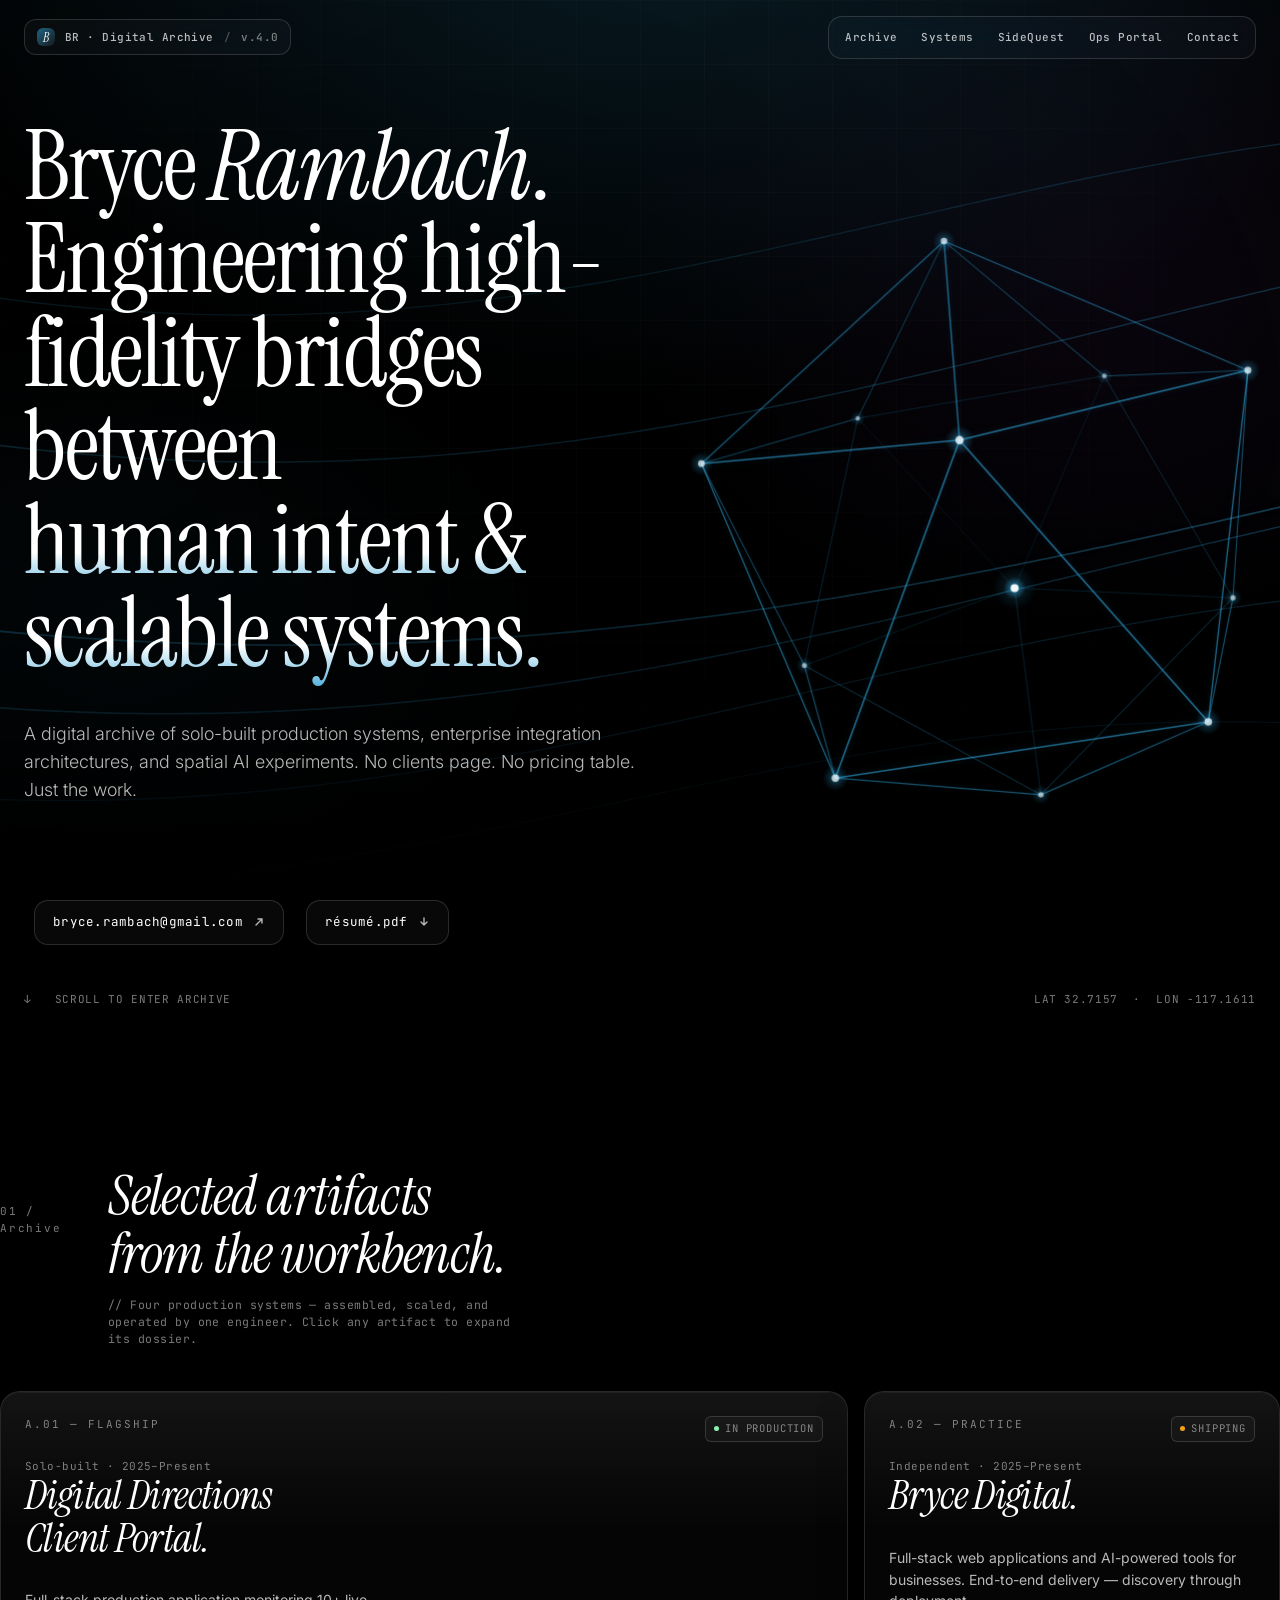
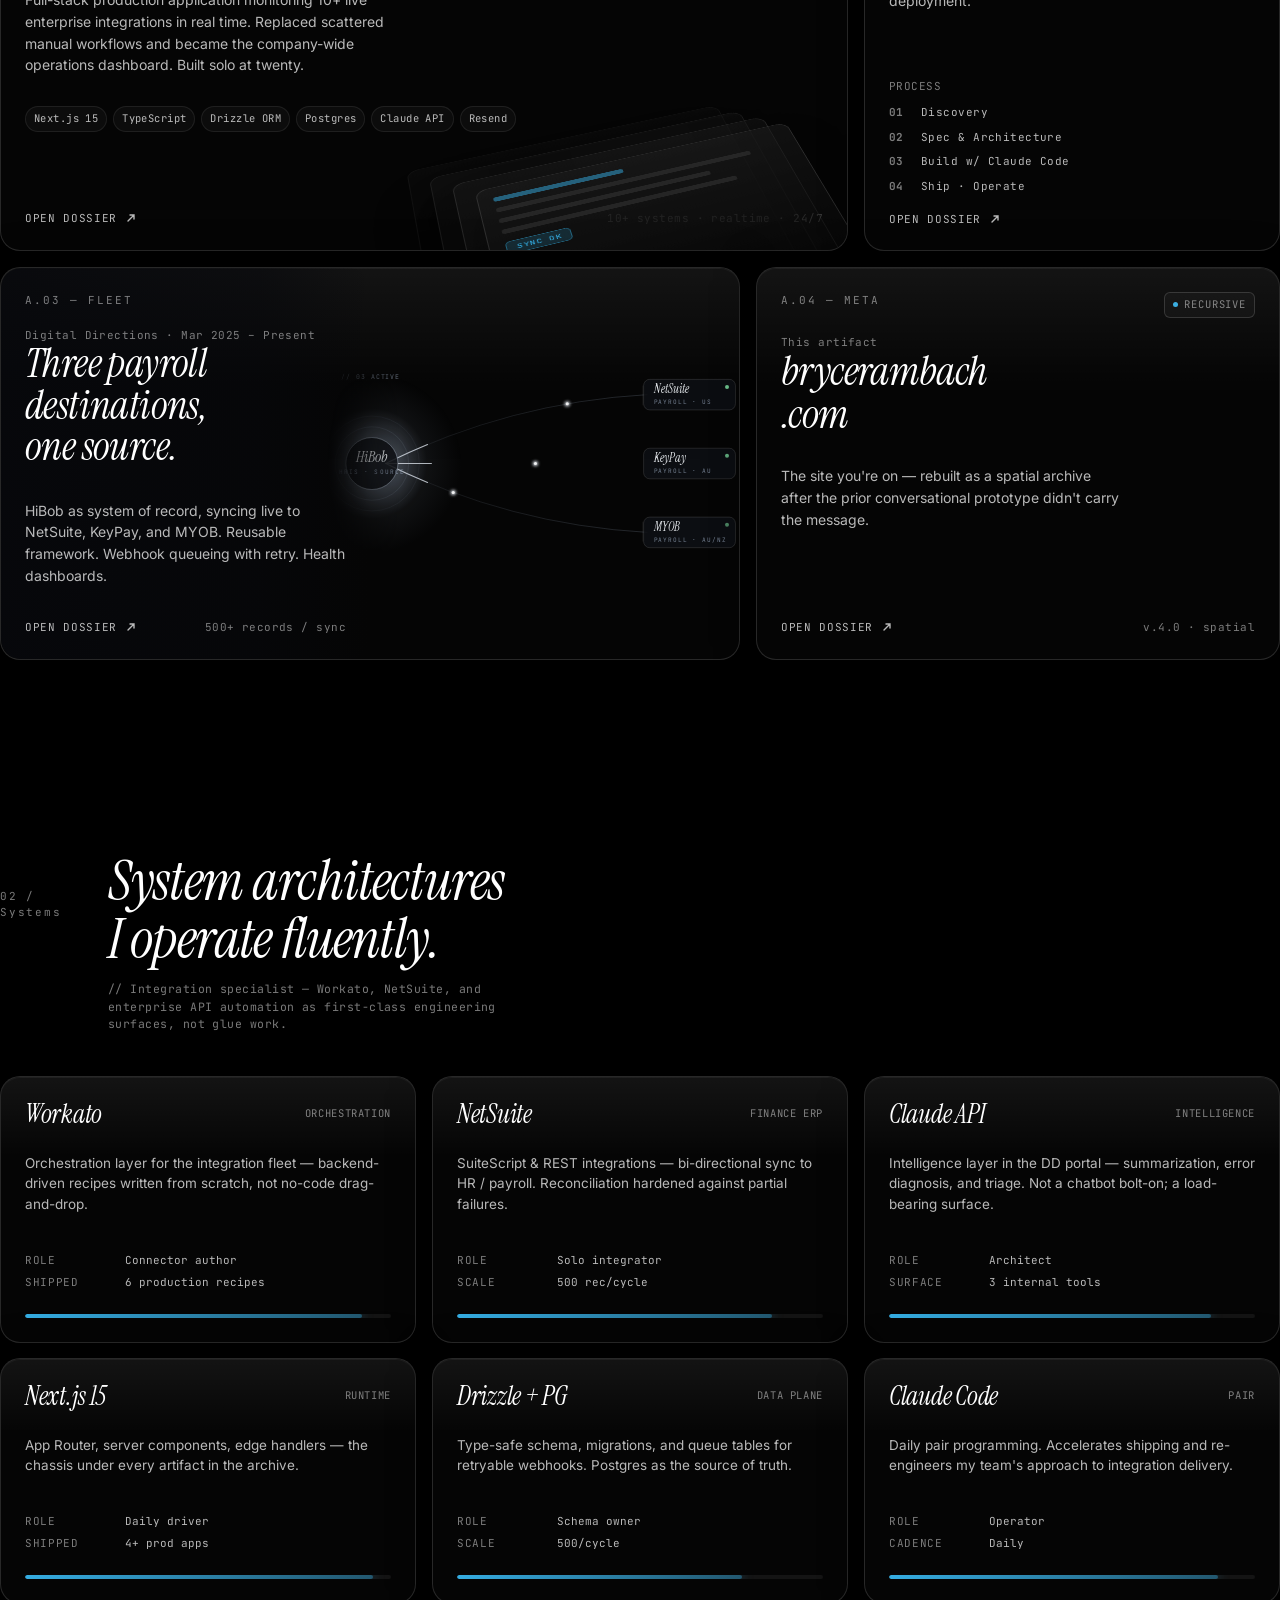
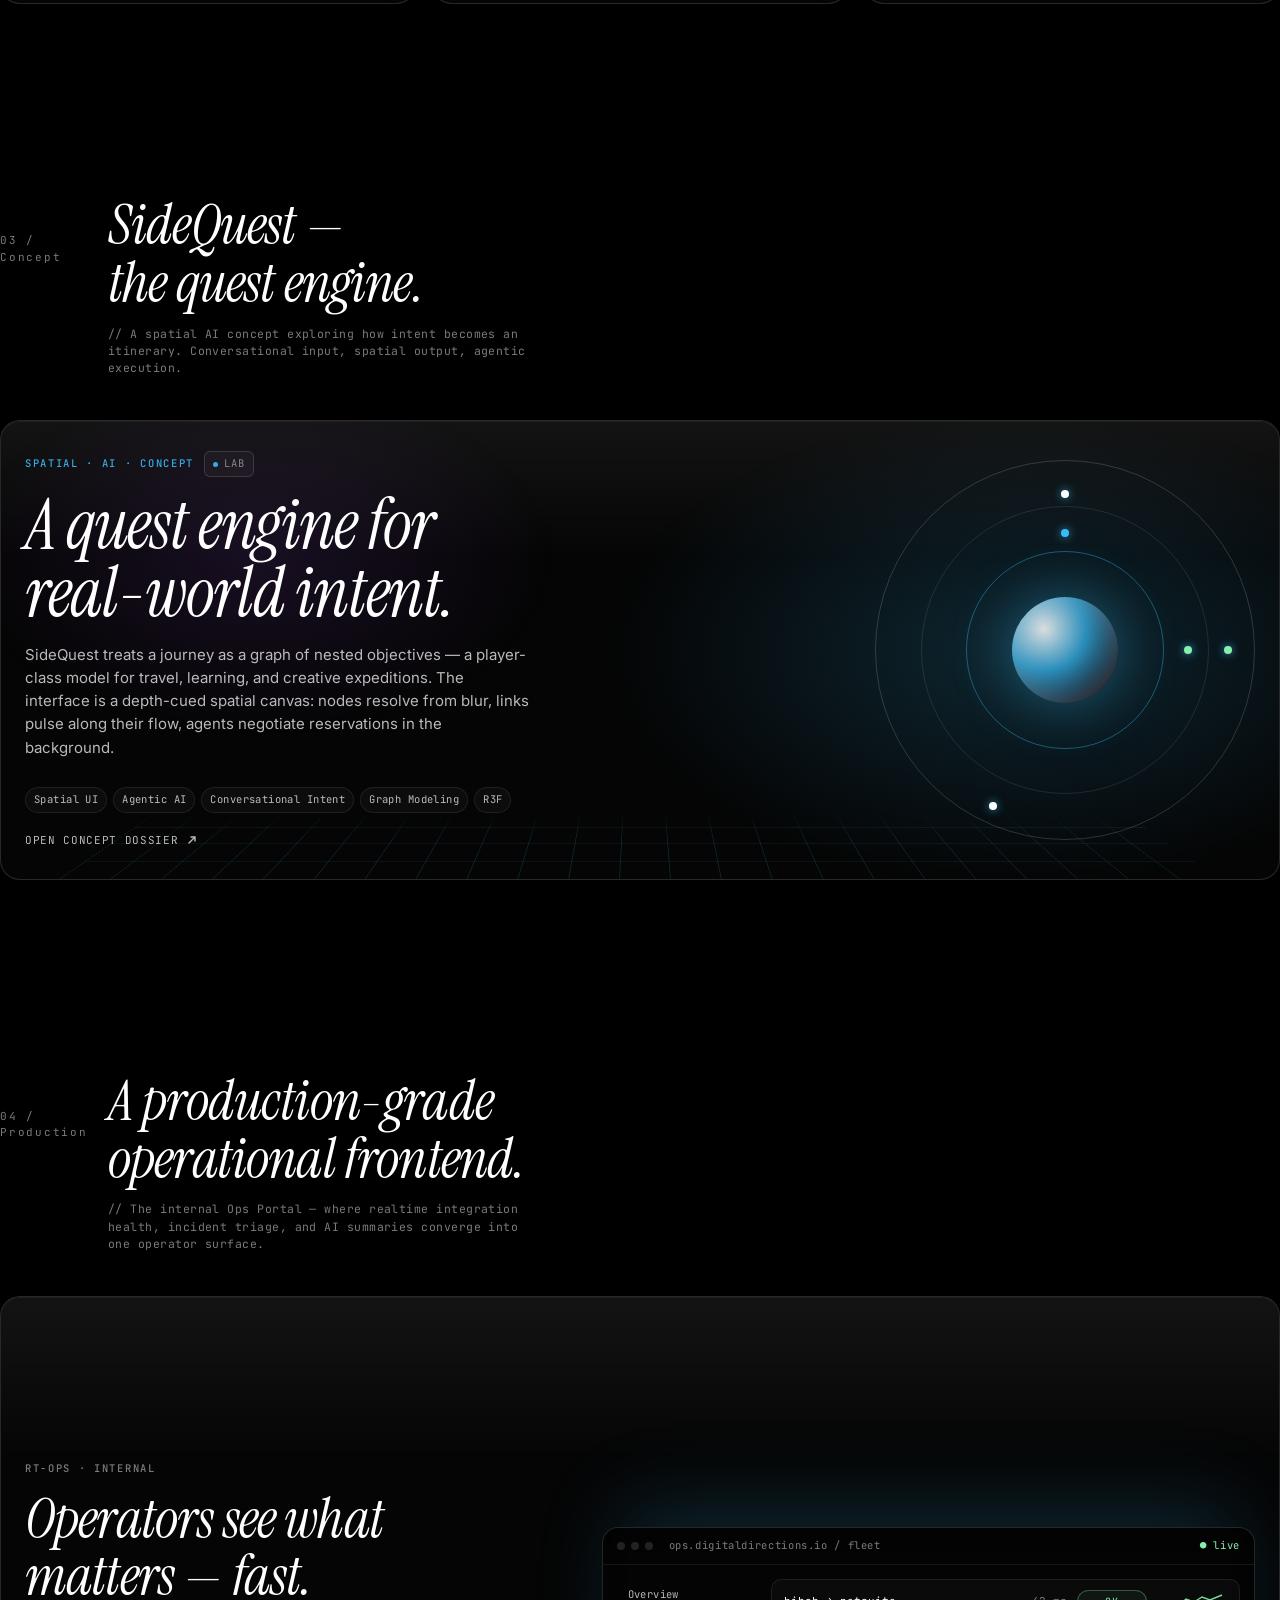
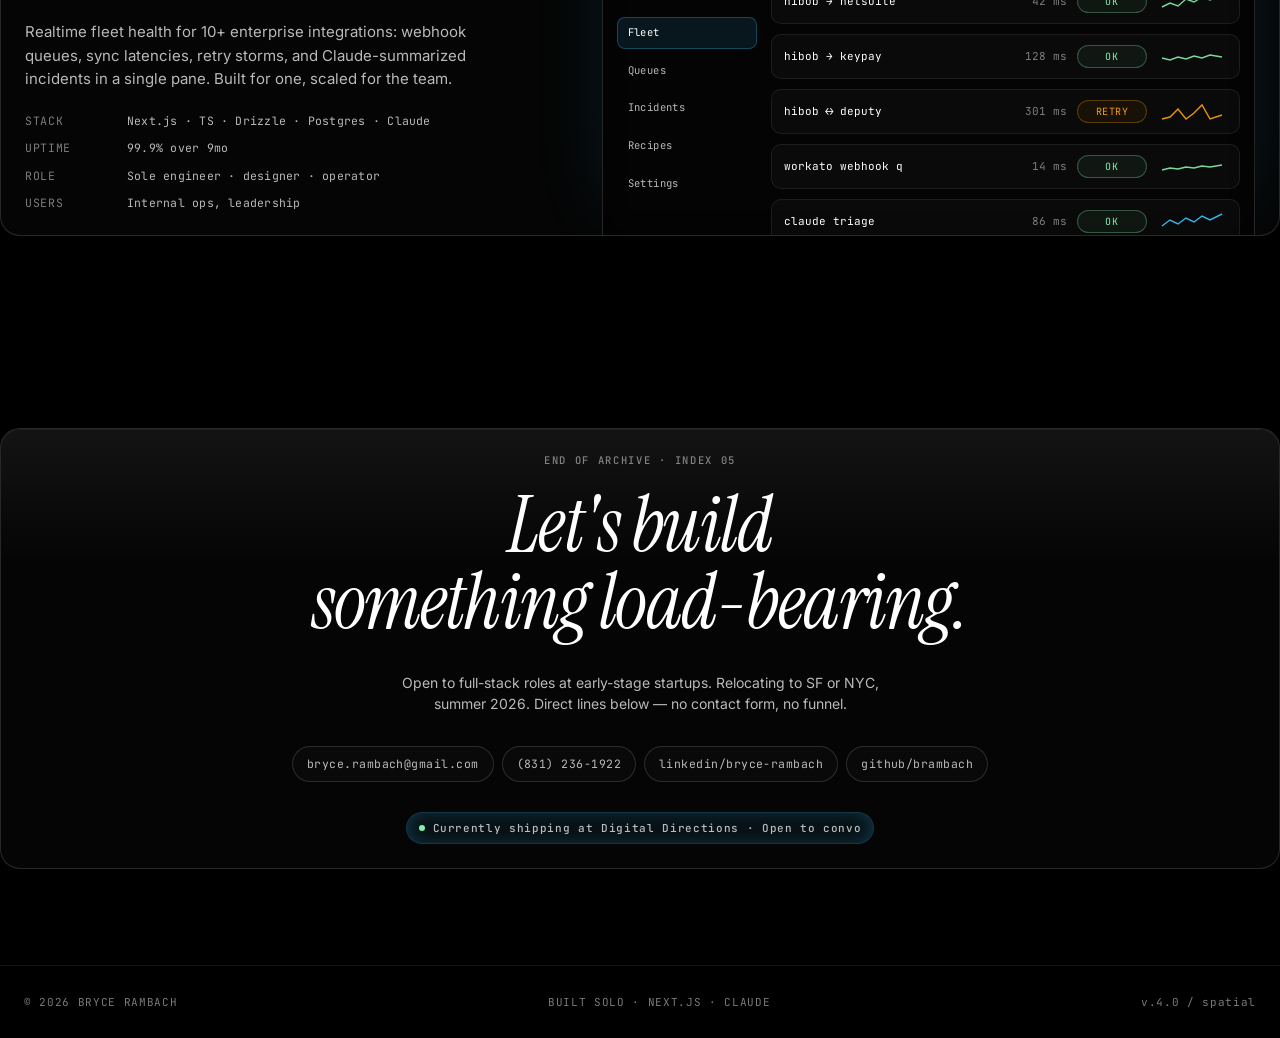
<file: Archive.html>
<!doctype html>
<html lang="en">
<head>
<meta charset="utf-8" />
<meta name="viewport" content="width=device-width, initial-scale=1, maximum-scale=1" />
<title>Bryce Rambach — Digital Archive</title>

<link rel="preconnect" href="https://fonts.googleapis.com">
<link rel="preconnect" href="https://fonts.gstatic.com" crossorigin>
<link href="https://fonts.googleapis.com/css2?family=Instrument+Serif:ital@0;1&family=Inter:wght@300;400;500;600&family=JetBrains+Mono:wght@300;400;500;600&display=swap" rel="stylesheet">

<style>
  :root {
    --bg: #000000;
    --ink: #ffffff;
    --ink-2: rgba(255,255,255,0.72);
    --ink-3: rgba(255,255,255,0.48);
    --ink-4: rgba(255,255,255,0.28);
    --hair: rgba(255,255,255,0.08);
    --hair-2: rgba(255,255,255,0.14);
    --glass: rgba(255,255,255,0.02);
    --glass-2: rgba(255,255,255,0.035);
    --slate: 56,189,248;     /* slate-blue accent rgb */
    --warn: 245,158,11;
    --good: 134,239,172;
    --ff-serif: 'Instrument Serif', 'Times New Roman', serif;
    --ff-mono: 'JetBrains Mono', ui-monospace, Menlo, monospace;
    --ff-sans: 'Inter', system-ui, -apple-system, Segoe UI, sans-serif;
  }

  *, *::before, *::after { box-sizing: border-box; }
  html, body { margin: 0; padding: 0; }
  html { background: #000; color-scheme: dark; }
  body {
    background: var(--bg);
    color: var(--ink);
    font-family: var(--ff-sans);
    font-size: 14px;
    line-height: 1.5;
    -webkit-font-smoothing: antialiased;
    text-rendering: optimizeLegibility;
    overflow-x: hidden;
  }
  ::selection { background: rgba(var(--slate), 0.35); color: #fff; }

  /* Fixed cosmic background — radial bloom + grain + grid */
  .bg-stage {
    position: fixed; inset: 0; z-index: 0; pointer-events: none;
    background: #000;
  }
  .bg-bloom {
    position: absolute; inset: 0;
    background:
      radial-gradient(1100px 700px at 50% -10%, rgba(var(--slate), 0.16), transparent 70%),
      radial-gradient(800px 600px at 85% 30%, rgba(168,85,247,0.06), transparent 60%),
      radial-gradient(700px 500px at 10% 70%, rgba(var(--slate), 0.05), transparent 60%);
  }
  .bg-grid {
    position: absolute; inset: 0;
    background-image:
      linear-gradient(to right, rgba(255,255,255,0.025) 1px, transparent 1px),
      linear-gradient(to bottom, rgba(255,255,255,0.025) 1px, transparent 1px);
    background-size: 64px 64px;
    mask-image: radial-gradient(900px 700px at 50% 30%, #000 30%, transparent 80%);
    -webkit-mask-image: radial-gradient(900px 700px at 50% 30%, #000 30%, transparent 80%);
  }
  .bg-noise {
    position: absolute; inset: 0; opacity: 0.4; mix-blend-mode: overlay;
    background-image: url("data:image/svg+xml;utf8,<svg xmlns='http://www.w3.org/2000/svg' width='160' height='160'><filter id='n'><feTurbulence type='fractalNoise' baseFrequency='0.9' numOctaves='2' stitchTiles='stitch'/><feColorMatrix values='0 0 0 0 1 0 0 0 0 1 0 0 0 0 1 0 0 0 0.06 0'/></filter><rect width='100%' height='100%' filter='url(%23n)'/></svg>");
  }

  /* Fixed top chrome */
  .chrome {
    position: fixed; top: 16px; left: 0; right: 0; z-index: 50;
    display: flex; justify-content: space-between; align-items: center;
    padding: 0 24px; pointer-events: none;
  }
  .chrome > * { pointer-events: auto; }
  .mark {
    display: inline-flex; align-items: center; gap: 10px;
    font-family: var(--ff-mono); font-size: 11px; font-weight: 500;
    letter-spacing: 0.04em; color: var(--ink-2);
    padding: 8px 12px; border-radius: 12px;
    background: rgba(255,255,255,0.03);
    backdrop-filter: blur(20px) saturate(150%);
    -webkit-backdrop-filter: blur(20px) saturate(150%);
    border: 1px solid var(--hair-2);
  }
  .mark .glyph {
    width: 18px; height: 18px; display: grid; place-items: center;
    border-radius: 6px;
    background: linear-gradient(135deg, rgba(var(--slate),0.5), rgba(255,255,255,0.05));
    color: #fff; font-family: var(--ff-serif); font-style: italic; font-size: 13px; line-height: 1;
  }
  .navlinks {
    display: inline-flex; gap: 4px;
    padding: 6px; border-radius: 14px;
    background: rgba(255,255,255,0.025);
    backdrop-filter: blur(20px) saturate(150%);
    -webkit-backdrop-filter: blur(20px) saturate(150%);
    border: 1px solid var(--hair-2);
    font-family: var(--ff-mono); font-size: 11px; font-weight: 500;
    letter-spacing: 0.04em;
  }
  .navlinks a {
    padding: 6px 10px; border-radius: 9px; color: var(--ink-2);
    text-decoration: none; transition: color .2s, background .2s;
  }
  .navlinks a:hover { color: var(--ink); background: rgba(255,255,255,0.04); }
  @media (max-width: 720px) { .navlinks { display: none; } }

  /* The status badge — anti-SaaS replacement for hero CTAs */
  .status {
    display: inline-flex; align-items: center; gap: 8px;
    font-family: var(--ff-mono); font-size: 11px; font-weight: 500;
    letter-spacing: 0.06em; color: var(--ink-2);
    padding: 7px 12px; border-radius: 999px;
    background: rgba(var(--slate), 0.06);
    border: 1px solid rgba(var(--slate), 0.22);
    box-shadow: 0 0 24px -8px rgba(var(--slate), 0.4) inset;
  }
  .status .dot {
    width: 6px; height: 6px; border-radius: 50%;
    background: rgb(var(--good));
    box-shadow: 0 0 0 0 rgba(134,239,172,0.6);
    animation: pulse 2.4s ease-out infinite;
  }
  @keyframes pulse {
    0%   { box-shadow: 0 0 0 0 rgba(134,239,172,0.55); }
    70%  { box-shadow: 0 0 0 8px rgba(134,239,172,0); }
    100% { box-shadow: 0 0 0 0 rgba(134,239,172,0); }
  }

  /* Glass panel — the one true card */
  .glass {
    position: relative;
    background: var(--glass);
    backdrop-filter: blur(30px) saturate(160%);
    -webkit-backdrop-filter: blur(30px) saturate(160%);
    border: 1px solid var(--hair-2);
    border-radius: 20px;
    box-shadow:
      0 0 50px -12px rgba(0,0,0,0.5),
      inset 0 1px 0 rgba(255,255,255,0.05);
    overflow: hidden;
    transition: border-color .35s ease, transform .35s ease, background .35s ease;
    will-change: transform;
  }
  .glass::before {
    /* top-edge highlight */
    content: ""; position: absolute; inset: 0; border-radius: inherit;
    background: linear-gradient(180deg, rgba(255,255,255,0.06), transparent 30%);
    pointer-events: none;
  }
  .glass::after {
    /* hover spotlight following cursor */
    content: ""; position: absolute; inset: 0; border-radius: inherit;
    background: radial-gradient(420px circle at var(--mx, 50%) var(--my, 50%), rgba(var(--slate),0.12), transparent 50%);
    opacity: 0; transition: opacity .4s ease; pointer-events: none;
  }
  .glass:hover { border-color: rgba(255,255,255,0.20); }
  .glass:hover::after { opacity: 1; }

  /* Reveal-from-blur primitive */
  .reveal {
    opacity: 0; filter: blur(10px); transform: translateY(14px);
    transition: opacity 1.2s cubic-bezier(0.2,0.7,0.2,1),
                filter 1.2s cubic-bezier(0.2,0.7,0.2,1),
                transform 1.2s cubic-bezier(0.2,0.7,0.2,1);
  }
  .reveal.in { opacity: 1; filter: blur(0); transform: none; }
  .reveal[data-delay="1"] { transition-delay: .08s; }
  .reveal[data-delay="2"] { transition-delay: .16s; }
  .reveal[data-delay="3"] { transition-delay: .24s; }
  .reveal[data-delay="4"] { transition-delay: .32s; }
  .reveal[data-delay="5"] { transition-delay: .40s; }
  .reveal[data-delay="6"] { transition-delay: .48s; }

  /* Type system */
  .serif { font-family: var(--ff-serif); font-weight: 400; letter-spacing: -0.01em; }
  .serif-it { font-family: var(--ff-serif); font-style: italic; font-weight: 400; letter-spacing: -0.01em; }
  .mono { font-family: var(--ff-mono); }
  .label {
    font-family: var(--ff-mono); font-size: 10.5px; font-weight: 500;
    letter-spacing: 0.16em; text-transform: uppercase; color: var(--ink-3);
  }
  .micro { font-family: var(--ff-mono); font-size: 11px; color: var(--ink-3); letter-spacing: 0.04em; }

  /* Container */
  .wrap { position: relative; z-index: 1; max-width: 1280px; margin: 0 auto; padding: 0 24px; }

  /* HERO */
  .hero {
    min-height: 100vh;
    padding-top: 120px; padding-bottom: 64px;
    position: relative;
  }
  .hero-flow {
    position: fixed; inset: 0; width: 100vw; height: 100vh;
    z-index: 0; pointer-events: none;
    opacity: 0; transition: opacity 2.4s ease;
  }
  .hero-flow.lit { opacity: 1; }
  .hero-vignette {
    position: fixed; inset: 0; z-index: 1; pointer-events: none;
    background:
      radial-gradient(1200px 800px at 30% 45%, rgba(0,0,0,0.45), transparent 75%),
      linear-gradient(180deg, transparent 55%, rgba(0,0,0,0.35) 80%, #000 100%);
  }
  .hero-grid {
    display: grid;
    grid-template-columns: minmax(0, 1.05fr) minmax(0, 0.95fr);
    gap: clamp(24px, 4vw, 64px);
    align-items: center;
    min-height: calc(100vh - 240px);
  }
  @media (max-width: 880px) {
    .hero-grid { grid-template-columns: 1fr; gap: 32px; align-items: start; }
    .hero-figure { min-height: 380px; }
  }
  .hero-text { display: flex; flex-direction: column; gap: 22px; }

  /* Hero figure — 3D icosahedron */
  .hero-figure {
    position: relative;
    aspect-ratio: 1 / 1;
    min-height: 620px;
    display: grid; place-items: center;
    /* break out so the form reads larger than the column */
    margin: -80px -80px -80px -40px;
    overflow: visible;
  }
  @media (max-width: 1100px) {
    .hero-figure { margin: -40px -20px; min-height: 520px; }
  }
  @media (max-width: 880px) {
    .hero-figure { margin: 0; min-height: 420px; }
  }
  .hero-figure canvas {
    position: absolute; inset: 0;
    width: 100%; height: 100%;
    display: block;
  }
  /* concentric label rings around the icosahedron */
  .figure-marks {
    position: absolute; inset: 0;
    pointer-events: none;
    color: var(--ink-3);
    font-family: var(--ff-mono);
    font-size: 10.5px;
    letter-spacing: 0.14em;
  }
  .figure-marks .ring {
    position: absolute; inset: 6%;
    border: 1px dashed rgba(var(--slate), 0.18);
    border-radius: 999px;
  }
  .figure-marks .ring.r2 { inset: 16%; border-style: solid; border-color: rgba(var(--slate), 0.10); }
  .figure-marks .corner {
    position: absolute;
    color: var(--ink-3);
    display: inline-flex; align-items: center; gap: 6px;
  }
  .figure-marks .corner i {
    width: 5px; height: 5px; border-radius: 50%;
    background: rgba(var(--slate), 0.65);
    box-shadow: 0 0 8px rgba(var(--slate), 0.6);
  }
  .figure-marks .tl { top: 0; left: 0; }
  .figure-marks .tr { top: 0; right: 0; flex-direction: row-reverse; }
  .figure-marks .bl { bottom: 0; left: 0; }
  .figure-marks .br { bottom: 0; right: 0; flex-direction: row-reverse; }
  .figure-marks .center-tag {
    position: absolute; left: 50%; bottom: -2px;
    transform: translateX(-50%);
    font-size: 10px; color: var(--ink-4);
    letter-spacing: 0.22em;
    white-space: nowrap;
  }
  .figure-marks .top-tag {
    position: absolute; left: 50%; top: -4px;
    transform: translateX(-50%);
    font-size: 10px; color: var(--ink-4);
    letter-spacing: 0.22em;
  }

  .h1 {
    font-family: var(--ff-serif); font-weight: 400;
    font-size: clamp(48px, 7.6vw, 104px);
    line-height: 0.96; letter-spacing: -0.02em;
    color: var(--ink); margin: 0;
  }
  .h1 em { font-style: italic; color: var(--ink); }
  .h1 .acc {
    background: linear-gradient(180deg, #fff 0%, #fff 60%, rgba(var(--slate),0.85) 100%);
    -webkit-background-clip: text; background-clip: text; color: transparent;
  }

  .lede {
    font-family: var(--ff-sans); font-weight: 300;
    font-size: clamp(15px, 1.4vw, 18px); line-height: 1.55;
    color: var(--ink-2); max-width: 56ch;
  }

  .meta-row {
    display: flex; flex-wrap: wrap; gap: 10px; align-items: center;
    font-family: var(--ff-mono); font-size: 11px; color: var(--ink-3);
    letter-spacing: 0.04em;
  }
  .meta-row .sep { color: var(--ink-4); }

  /* Hero side — ambient signature card */
  .hero-side { display: flex; align-items: stretch; }
  .hero-sig {
    position: relative; width: 100%; min-height: 360px;
    padding: 28px; display: flex; flex-direction: column;
    justify-content: flex-end; gap: 0;
    overflow: hidden;
  }
  .sig-grid {
    position: absolute; inset: 0; pointer-events: none;
    opacity: 0.85;
  }
  .sig-grid svg { width: 100%; height: 100%; display: block; }
  .sig-orbits { transform-origin: 140px 140px; animation: sig-spin 80s linear infinite; }
  .sig-pip { transform-origin: 140px 140px; animation: sig-spin 18s linear infinite; }
  .sig-pip2 { transform-origin: 140px 140px; animation: sig-spin 32s linear infinite reverse; }
  @keyframes sig-spin { to { transform: rotate(360deg); } }
  .sig-content {
    position: relative; z-index: 1;
    display: flex; flex-direction: column; gap: 10px;
    background: linear-gradient(180deg, transparent 0%, rgba(7,8,12,0.55) 40%, rgba(7,8,12,0.85) 100%);
    margin: -28px -28px -28px; padding: 80px 28px 24px;
  }
  .sig-row {
    display: flex; justify-content: space-between; align-items: baseline; gap: 12px;
  }
  .sig-row .label { color: var(--ink-3); }
  .sig-val { font-size: 12px; color: var(--ink); letter-spacing: 0.02em; }
  .sig-val.serif-it { font-size: 16px; }
  .sig-rule { height: 1px; background: linear-gradient(90deg, rgba(255,255,255,0.10), transparent); }

  /* Hero side — (legacy tile primitives) */
  .tile { padding: 18px 18px 16px; }
  .tile .label { margin-bottom: 10px; }
  .tile .num {
    font-family: var(--ff-serif); font-style: italic; font-weight: 400;
    font-size: 56px; line-height: 1; letter-spacing: -0.02em;
    color: var(--ink);
  }
  .tile .num small { font-family: var(--ff-mono); font-style: normal; font-weight: 400; font-size: 13px; color: var(--ink-3); margin-left: 4px; vertical-align: super; }
  .tile .cap { font-family: var(--ff-mono); font-size: 11px; color: var(--ink-3); margin-top: 6px; letter-spacing: 0.04em; }

  /* Magnetic email */
  .magnet-wrap { display: inline-block; padding: 10px; }
  .magnet {
    display: inline-flex; align-items: center; gap: 10px;
    font-family: var(--ff-mono); font-size: 12.5px; color: var(--ink);
    letter-spacing: 0.02em; text-decoration: none;
    padding: 12px 18px; border-radius: 14px;
    background: rgba(255,255,255,0.03);
    border: 1px solid var(--hair-2);
    transition: background .25s, border-color .25s, transform .15s;
    will-change: transform;
  }
  .magnet:hover { background: rgba(var(--slate),0.06); border-color: rgba(var(--slate),0.4); }
  .magnet .arrow { transition: transform .25s; opacity: 0.7; }
  .magnet:hover .arrow { transform: translate(2px,-2px); opacity: 1; }

  /* SECTION HEAD */
  .section { position: relative; z-index: 1; padding: 96px 0; }
  .section-head { display: grid; grid-template-columns: 80px 1fr; gap: 28px; align-items: baseline; margin-bottom: 32px; }
  .section-head .num {
    font-family: var(--ff-mono); font-size: 11px; color: var(--ink-3);
    letter-spacing: 0.16em;
  }
  .section-head h2 {
    font-family: var(--ff-serif); font-weight: 400; font-style: italic;
    font-size: clamp(32px, 4.4vw, 56px); line-height: 1.04; letter-spacing: -0.015em;
    margin: 0;
  }
  .section-head .desc {
    font-family: var(--ff-mono); font-size: 11.5px; color: var(--ink-3);
    margin-top: 12px; letter-spacing: 0.04em; max-width: 60ch;
  }
  @media (max-width: 720px) {
    .section-head { grid-template-columns: 1fr; gap: 8px; }
  }

  /* BENTO — archive */
  .bento {
    display: grid;
    grid-template-columns: repeat(12, 1fr);
    gap: 16px;
  }
  .bento > * { min-width: 0; }
  .b-feat { grid-column: span 8; min-height: 460px; }
  .b-tall { grid-column: span 4; min-height: 460px; }
  .b-wide { grid-column: span 7; min-height: 280px; }
  .b-side { grid-column: span 5; min-height: 280px; }
  .b-half { grid-column: span 6; min-height: 240px; }
  .b-third { grid-column: span 4; min-height: 240px; }
  .b-fourth { grid-column: span 3; min-height: 200px; }

  @media (max-width: 1024px) {
    .b-feat, .b-tall { grid-column: span 12; min-height: 360px; }
    .b-wide, .b-side { grid-column: span 12; }
    .b-half { grid-column: span 12; }
    .b-third { grid-column: span 6; }
    .b-fourth { grid-column: span 6; }
  }
  @media (max-width: 600px) {
    .b-third, .b-fourth { grid-column: span 12; }
  }

  /* Project card content */
  .pc { display: flex; flex-direction: column; height: 100%; padding: 24px; gap: 16px; }
  .pc-top { display: flex; justify-content: space-between; align-items: flex-start; gap: 12px; }
  .pc-num {
    font-family: var(--ff-mono); font-size: 11px; color: var(--ink-3);
    letter-spacing: 0.18em;
  }
  .pc-status {
    display: inline-flex; align-items: center; gap: 6px;
    font-family: var(--ff-mono); font-size: 10.5px; color: var(--ink-3);
    letter-spacing: 0.08em; padding: 4px 8px; border-radius: 6px;
    background: rgba(255,255,255,0.03); border: 1px solid var(--hair-2);
  }
  .pc-status .dot { width: 5px; height: 5px; border-radius: 50%; background: rgb(var(--good)); }
  .pc-status.shipping .dot { background: rgb(var(--warn)); }
  .pc-status.concept .dot { background: rgba(var(--slate),0.9); }

  .pc-title {
    font-family: var(--ff-serif); font-weight: 400; font-style: italic;
    font-size: clamp(28px, 3.2vw, 42px); line-height: 1.04; letter-spacing: -0.015em;
    color: var(--ink); margin: 0;
  }
  .pc-kicker {
    font-family: var(--ff-mono); font-size: 11px; color: var(--ink-3);
    letter-spacing: 0.04em;
  }
  .pc-body {
    font-family: var(--ff-sans); font-size: 14px; line-height: 1.55; color: var(--ink-2);
    max-width: 60ch;
  }
  .pc-tags { display: flex; flex-wrap: wrap; gap: 6px; }
  .pc-tags span {
    font-family: var(--ff-mono); font-size: 10.5px; color: var(--ink-2);
    padding: 4px 8px; border-radius: 999px;
    background: rgba(255,255,255,0.03); border: 1px solid var(--hair);
    letter-spacing: 0.04em;
  }
  .pc-foot { margin-top: auto; display: flex; justify-content: space-between; align-items: center; gap: 12px; }
  .pc-open {
    background: none; border: 0; cursor: pointer; padding: 0;
    font-family: var(--ff-mono); font-size: 11px; color: var(--ink-2);
    letter-spacing: 0.06em; display: inline-flex; align-items: center; gap: 8px;
    transition: color .2s;
  }
  .pc-open:hover { color: #fff; }
  .pc-open .arrow { transition: transform .2s; }
  .pc-open:hover .arrow { transform: translate(3px,-3px); }

  /* Specific bento art treatments */
  .art-portal {
    position: absolute; inset: 0; pointer-events: none;
    overflow: hidden; border-radius: inherit;
  }
  .art-portal .stack {
    position: absolute; right: -40px; bottom: -40px;
    width: 360px; height: 320px;
    transform: perspective(1200px) rotateX(48deg) rotateZ(-22deg);
    transform-origin: 100% 100%;
  }
  .art-portal .pane {
    position: absolute; inset: 0;
    border-radius: 14px;
    background:
      linear-gradient(180deg, rgba(255,255,255,0.06), rgba(255,255,255,0.01)),
      rgba(0,0,0,0.5);
    border: 1px solid rgba(255,255,255,0.12);
    box-shadow: 0 30px 60px -20px rgba(0,0,0,0.6);
  }
  .art-portal .pane.p1 { transform: translate(0, 0); }
  .art-portal .pane.p2 { transform: translate(-22px, -22px); opacity: 0.85; }
  .art-portal .pane.p3 { transform: translate(-44px, -44px); opacity: 0.6; }
  .art-portal .pane.p4 { transform: translate(-66px, -66px); opacity: 0.35; }

  .art-portal .pane .row {
    position: absolute; left: 16px; right: 16px; height: 8px; border-radius: 3px;
    background: rgba(255,255,255,0.08);
  }
  .art-portal .pane .row.r1 { top: 18px; width: 40%; background: rgba(var(--slate), 0.45); }
  .art-portal .pane .row.r2 { top: 38px; width: 80%; }
  .art-portal .pane .row.r3 { top: 58px; width: 65%; }
  .art-portal .pane .row.r4 { top: 78px; width: 72%; }
  .art-portal .pane .chip {
    position: absolute; top: 100px; left: 16px; height: 22px; padding: 0 10px;
    border-radius: 6px; background: rgba(var(--slate), 0.16);
    border: 1px solid rgba(var(--slate), 0.4);
    color: rgba(var(--slate), 1); font-family: var(--ff-mono); font-size: 10px;
    line-height: 22px; letter-spacing: 0.06em;
  }

  .art-quest {
    position: absolute; inset: 0; pointer-events: none;
    overflow: hidden; border-radius: inherit;
  }
  .art-quest .orb {
    position: absolute; right: -120px; top: -120px; width: 360px; height: 360px;
    border-radius: 50%;
    background:
      radial-gradient(circle at 35% 35%, rgba(var(--slate),0.7), transparent 55%),
      radial-gradient(circle at 60% 60%, rgba(168,85,247,0.45), transparent 60%),
      radial-gradient(circle at 50% 50%, rgba(255,255,255,0.06), transparent 70%);
    filter: blur(2px);
    opacity: 0.85;
  }
  .art-quest .orb::after {
    content: ""; position: absolute; inset: 18px; border-radius: 50%;
    border: 1px solid rgba(255,255,255,0.18);
    box-shadow: inset 0 0 60px rgba(0,0,0,0.5);
  }
  .art-quest .orbit {
    position: absolute; right: -120px; top: -120px; width: 360px; height: 360px;
    border-radius: 50%; border: 1px dashed rgba(255,255,255,0.18);
    animation: spin 60s linear infinite;
  }
  .art-quest .orbit::before {
    content: ""; position: absolute; left: 50%; top: -4px; width: 8px; height: 8px;
    border-radius: 50%; background: rgb(var(--good));
    box-shadow: 0 0 12px rgba(134,239,172,0.7);
    transform: translateX(-50%);
  }
  @keyframes spin { to { transform: rotate(360deg); } }

  .art-arch {
    position: absolute; inset: 0; pointer-events: none;
    overflow: hidden; border-radius: inherit;
  }
  .art-arch svg { position: absolute; inset: 0; width: 100%; height: 100%; }

  /* Fleet card — large hub-spoke composition */
  .fleet-card { min-height: 360px; padding: 0; }
  .fleet-art {
    position: absolute; top: 0; bottom: 0; right: 0;
    width: 56%; pointer-events: none;
    border-top-right-radius: inherit; border-bottom-right-radius: inherit;
    overflow: hidden;
    opacity: 0.95;
    mask-image: linear-gradient(90deg, transparent 0%, #000 18%, #000 100%);
    -webkit-mask-image: linear-gradient(90deg, transparent 0%, #000 18%, #000 100%);
  }
  .fleet-art svg { position: absolute; inset: 0; width: 100%; height: 100%; }
  .pulse-path {
    stroke-dasharray: 60 540;
    animation: pulse-flow 3.6s linear infinite;
    opacity: 0.85;
  }
  .p-kp { animation-duration: 3.2s; animation-delay: -0.7s; }
  .p-my { animation-duration: 4.2s; animation-delay: -1.4s; }
  @keyframes pulse-flow {
    0%   { stroke-dashoffset: 600; opacity: 0; }
    10%  { opacity: 0.9; }
    90%  { opacity: 0.9; }
    100% { stroke-dashoffset: 0; opacity: 0; }
  }
  .hub-ring-1 { transform-origin: 200px 160px; animation: ring-pulse 3.2s ease-out infinite; }
  .hub-ring-2 { transform-origin: 200px 160px; animation: ring-pulse 3.2s ease-out infinite 0.6s; }
  .hub-ring-3 { transform-origin: 200px 160px; animation: ring-pulse 3.2s ease-out infinite 1.2s; }
  @keyframes ring-pulse {
    0%   { transform: scale(0.7); opacity: 0; }
    20%  { opacity: 1; }
    100% { transform: scale(1.5); opacity: 0; }
  }
  .fleet-pc {
    position: relative; z-index: 2;
    padding: 28px 32px;
    width: 50%;
    gap: 18px;
    background: linear-gradient(90deg, rgba(7,8,12,0.85) 0%, rgba(7,8,12,0.55) 70%, transparent 100%);
    border-radius: inherit;
  }
  .fleet-pc .pc-title { font-size: clamp(28px, 3.4vw, 40px); }
  @media (max-width: 880px) {
    .fleet-pc { width: 100%; background: linear-gradient(180deg, transparent 0%, rgba(7,8,12,0.88) 30%); }
    .fleet-art { width: 100%; mask-image: linear-gradient(180deg, #000 0%, #000 50%, transparent 90%); -webkit-mask-image: linear-gradient(180deg, #000 0%, #000 50%, transparent 90%); }
    .fleet-card { min-height: 480px; }
  }

  /* INTEGRATIONS — system architectures */
  .arch-grid {
    display: grid; gap: 16px;
    grid-template-columns: repeat(12, 1fr);
  }
  .arch-card { padding: 24px; min-height: 200px; display: flex; flex-direction: column; gap: 12px; }
  .arch-h { grid-column: span 4; }
  @media (max-width: 1024px) { .arch-h { grid-column: span 6; } }
  @media (max-width: 600px)  { .arch-h { grid-column: span 12; } }

  .arch-name {
    font-family: var(--ff-serif); font-style: italic; font-size: 26px; line-height: 1;
    color: var(--ink); letter-spacing: -0.01em;
  }
  .arch-meta { font-family: var(--ff-mono); font-size: 10.5px; color: var(--ink-3); letter-spacing: 0.06em; }
  .arch-spec { display: grid; grid-template-columns: 88px 1fr; gap: 6px 12px; font-family: var(--ff-mono); font-size: 11px; }
  .arch-spec dt { color: var(--ink-3); letter-spacing: 0.06em; }
  .arch-spec dd { color: var(--ink-2); margin: 0; }

  .arch-bar {
    margin-top: auto; height: 4px; border-radius: 2px;
    background: rgba(255,255,255,0.06); overflow: hidden;
  }
  .arch-bar > i {
    display: block; height: 100%; border-radius: inherit;
    background: linear-gradient(90deg, rgba(var(--slate),0.9), rgba(var(--slate),0.4));
    box-shadow: 0 0 12px rgba(var(--slate),0.5);
    width: 0%;
    transition: width 1.6s cubic-bezier(0.2,0.7,0.2,1);
  }
  .arch-card.in .arch-bar > i { width: var(--bar, 70%); }

  /* SIDEQUEST — spatial concept block */
  .quest {
    position: relative;
    grid-column: span 12;
    min-height: 460px;
    padding: 40px;
    overflow: hidden;
  }
  .quest .field {
    position: absolute; inset: 0;
    background:
      radial-gradient(700px 400px at 80% 50%, rgba(var(--slate),0.18), transparent 60%),
      radial-gradient(500px 300px at 20% 30%, rgba(168,85,247,0.12), transparent 60%);
    mask-image: linear-gradient(180deg, #000 0%, #000 100%);
  }
  .quest .grid3d {
    position: absolute; left: 0; right: 0; bottom: -40px; height: 320px;
    background-image:
      linear-gradient(to right, rgba(var(--slate),0.16) 1px, transparent 1px),
      linear-gradient(to bottom, rgba(var(--slate),0.16) 1px, transparent 1px);
    background-size: 56px 56px;
    transform: perspective(900px) rotateX(64deg);
    transform-origin: center bottom;
    mask-image: linear-gradient(180deg, transparent, #000 30%, #000 70%, transparent);
    -webkit-mask-image: linear-gradient(180deg, transparent, #000 30%, #000 70%, transparent);
  }
  .quest-inner {
    position: relative; z-index: 1; display: grid;
    grid-template-columns: 1.2fr 1fr; gap: 32px; align-items: center; height: 100%;
  }
  @media (max-width: 880px) { .quest-inner { grid-template-columns: 1fr; } }

  .quest h3 {
    font-family: var(--ff-serif); font-style: italic; font-weight: 400;
    font-size: clamp(40px, 5.4vw, 72px); line-height: 0.98; letter-spacing: -0.02em;
    margin: 14px 0 16px; color: var(--ink);
  }
  .quest p { color: var(--ink-2); max-width: 56ch; font-size: 15px; line-height: 1.55; }

  .quest-shape {
    position: relative; aspect-ratio: 1/1; max-width: 380px; justify-self: end; width: 100%;
  }
  .quest-shape .ring {
    position: absolute; inset: 0; border-radius: 50%;
    border: 1px solid rgba(255,255,255,0.16);
  }
  .quest-shape .ring.r2 { inset: 12%; border-color: rgba(255,255,255,0.10); }
  .quest-shape .ring.r3 { inset: 24%; border-color: rgba(var(--slate),0.4); }
  .quest-shape .core {
    position: absolute; inset: 36%; border-radius: 50%;
    background: radial-gradient(circle at 30% 30%, rgba(255,255,255,0.85), rgba(var(--slate),0.7) 40%, rgba(20,20,30,0.95) 80%);
    box-shadow:
      inset 0 0 30px rgba(255,255,255,0.2),
      0 0 60px rgba(var(--slate),0.4);
  }
  .quest-shape .pip {
    position: absolute; width: 8px; height: 8px; border-radius: 50%;
    background: #fff; box-shadow: 0 0 8px rgba(var(--slate),0.8);
  }
  .quest-shape .p1 { top: 8%; left: 50%; transform: translateX(-50%); }
  .quest-shape .p2 { top: 50%; right: 6%; transform: translateY(-50%); background: rgb(var(--good)); }
  .quest-shape .p3 { bottom: 8%; left: 30%; }
  .quest-shape .spinner { position: absolute; inset: 0; animation: spin 24s linear infinite; }
  .quest-shape .spinner-2 { position: absolute; inset: 12%; animation: spin 40s linear infinite reverse; }

  /* OPS PORTAL — production frontend showcase */
  .ops-shell {
    grid-column: span 12;
    padding: 32px 32px 0; min-height: 540px;
    display: grid; grid-template-columns: 1fr 1.2fr; gap: 32px; align-items: end;
    position: relative; overflow: hidden;
  }
  @media (max-width: 1024px) { .ops-shell { grid-template-columns: 1fr; } }

  .ops-copy h3 {
    font-family: var(--ff-serif); font-style: italic; font-weight: 400;
    font-size: clamp(36px, 4.4vw, 56px); line-height: 1.02; letter-spacing: -0.015em;
    margin: 14px 0 14px;
  }
  .ops-copy p { color: var(--ink-2); font-size: 15px; line-height: 1.55; max-width: 52ch; }
  .ops-copy ul {
    list-style: none; padding: 0; margin: 22px 0 0;
    font-family: var(--ff-mono); font-size: 11.5px; color: var(--ink-2);
    display: grid; gap: 10px; letter-spacing: 0.02em;
  }
  .ops-copy li { display: grid; grid-template-columns: 90px 1fr; gap: 12px; }
  .ops-copy li b { color: var(--ink-3); font-weight: 400; letter-spacing: 0.06em; }

  /* The mock ops dashboard */
  .ops-mock {
    align-self: end; transform: translateY(48px);
    border-radius: 16px 16px 0 0;
    border: 1px solid var(--hair-2);
    background: rgba(0,0,0,0.55);
    backdrop-filter: blur(20px);
    -webkit-backdrop-filter: blur(20px);
    box-shadow: 0 -40px 80px -20px rgba(var(--slate), 0.18), 0 -2px 0 rgba(255,255,255,0.04) inset;
    overflow: hidden;
  }
  .ops-mock-bar {
    display: flex; align-items: center; gap: 8px; padding: 10px 14px;
    border-bottom: 1px solid var(--hair);
    font-family: var(--ff-mono); font-size: 10.5px; color: var(--ink-3);
    letter-spacing: 0.06em;
  }
  .ops-mock-bar .dotset { display: inline-flex; gap: 6px; margin-right: 8px; }
  .ops-mock-bar .dotset i { width: 8px; height: 8px; border-radius: 50%; background: rgba(255,255,255,0.12); display: inline-block; }
  .ops-mock-body { padding: 14px; display: grid; grid-template-columns: 140px 1fr; gap: 14px; }
  .ops-side { display: grid; gap: 6px; align-content: start; }
  .ops-side .item {
    padding: 7px 10px; border-radius: 8px;
    font-family: var(--ff-mono); font-size: 10.5px; color: var(--ink-2);
    letter-spacing: 0.04em; border: 1px solid transparent;
  }
  .ops-side .item.active { background: rgba(var(--slate),0.10); border-color: rgba(var(--slate),0.3); color: #fff; }
  .ops-main { display: grid; gap: 10px; }
  .ops-row {
    display: grid; grid-template-columns: 1fr 60px 70px 70px;
    gap: 10px; align-items: center;
    padding: 10px 12px; border-radius: 10px;
    background: rgba(255,255,255,0.025); border: 1px solid var(--hair);
    font-family: var(--ff-mono); font-size: 11px;
  }
  .ops-row .name { color: var(--ink); }
  .ops-row .ms   { color: var(--ink-3); text-align: right; font-variant-numeric: tabular-nums; }
  .ops-row .badge {
    display: inline-flex; align-items: center; gap: 6px; padding: 3px 8px;
    border-radius: 999px; border: 1px solid var(--hair-2);
    color: var(--ink-2); font-size: 10px; letter-spacing: 0.06em;
    justify-content: center;
  }
  .ops-row .badge.ok    { color: rgb(var(--good)); border-color: rgba(134,239,172,0.3); background: rgba(134,239,172,0.06); }
  .ops-row .badge.warn  { color: rgb(var(--warn)); border-color: rgba(245,158,11,0.3);  background: rgba(245,158,11,0.06); }
  .ops-row .spark { height: 22px; }
  .ops-row .spark svg { width: 100%; height: 100%; overflow: visible; }

  /* CONTACT */
  .contact {
    grid-column: span 12;
    padding: 64px 40px;
    text-align: center;
    display: grid; gap: 18px; place-items: center;
  }
  .contact h3 {
    font-family: var(--ff-serif); font-style: italic; font-weight: 400;
    font-size: clamp(40px, 6vw, 88px); line-height: 1; letter-spacing: -0.02em;
    margin: 0;
  }
  .contact .sub { color: var(--ink-2); max-width: 56ch; }
  .contact .links {
    display: inline-flex; gap: 8px; flex-wrap: wrap; justify-content: center;
    font-family: var(--ff-mono); font-size: 11.5px; letter-spacing: 0.04em;
  }
  .contact .links a {
    color: var(--ink-2); text-decoration: none;
    padding: 8px 14px; border-radius: 999px;
    background: rgba(255,255,255,0.02); border: 1px solid var(--hair-2);
    transition: color .2s, background .2s, border-color .2s;
  }
  .contact .links a:hover { color: #fff; background: rgba(var(--slate),0.06); border-color: rgba(var(--slate),0.4); }

  /* FOOTER */
  footer {
    position: relative; z-index: 1;
    border-top: 1px solid var(--hair);
    padding: 28px 24px;
    display: flex; justify-content: space-between; align-items: center; gap: 16px;
    font-family: var(--ff-mono); font-size: 11px; color: var(--ink-3);
    letter-spacing: 0.06em;
    flex-wrap: wrap;
  }

  /* Modal / Dialog */
  .dialog-bg {
    position: fixed; inset: 0; z-index: 80;
    background: rgba(0,0,0,0.7);
    backdrop-filter: blur(12px);
    -webkit-backdrop-filter: blur(12px);
    display: grid; place-items: center;
    opacity: 0; pointer-events: none; transition: opacity .25s ease;
    padding: 24px;
  }
  .dialog-bg.open { opacity: 1; pointer-events: auto; }
  .dialog {
    position: relative;
    width: min(720px, 96vw); max-height: 86vh; overflow: auto;
    border-radius: 22px;
    background: rgba(10,10,14,0.85);
    border: 1px solid var(--hair-2);
    backdrop-filter: blur(40px) saturate(160%);
    -webkit-backdrop-filter: blur(40px) saturate(160%);
    box-shadow: 0 60px 120px -30px rgba(0,0,0,0.7), inset 0 1px 0 rgba(255,255,255,0.06);
    transform: translateY(12px) scale(0.985); transition: transform .3s cubic-bezier(0.2,0.7,0.2,1);
  }
  .dialog-bg.open .dialog { transform: none; }
  .dialog .x {
    position: absolute; top: 14px; right: 14px;
    width: 32px; height: 32px; border-radius: 10px;
    background: rgba(255,255,255,0.04); border: 1px solid var(--hair-2);
    display: grid; place-items: center; cursor: pointer; color: var(--ink-2);
  }
  .dialog .x:hover { color: #fff; background: rgba(255,255,255,0.08); }
  .dialog-inner { padding: 36px 36px 28px; }
  .dialog .label { margin-bottom: 12px; }
  .dialog h4 {
    font-family: var(--ff-serif); font-style: italic; font-weight: 400;
    font-size: clamp(28px, 3.4vw, 40px); line-height: 1.05; letter-spacing: -0.015em;
    margin: 0 0 6px;
  }
  .dialog .sub { color: var(--ink-3); font-family: var(--ff-mono); font-size: 11.5px; letter-spacing: 0.04em; margin-bottom: 18px; }
  .dialog .body { color: var(--ink-2); font-size: 14.5px; line-height: 1.6; max-width: 60ch; }
  .dialog .specs {
    margin-top: 22px; padding-top: 22px; border-top: 1px solid var(--hair);
    display: grid; grid-template-columns: repeat(2, 1fr); gap: 10px 24px;
    font-family: var(--ff-mono); font-size: 11.5px;
  }
  .dialog .specs dt { color: var(--ink-3); letter-spacing: 0.06em; }
  .dialog .specs dd { color: var(--ink-2); margin: 0 0 4px; }
  .dialog .tagrow { margin-top: 18px; display: flex; flex-wrap: wrap; gap: 6px; }
  .dialog .tagrow span {
    font-family: var(--ff-mono); font-size: 10.5px; color: var(--ink-2);
    padding: 4px 8px; border-radius: 999px;
    background: rgba(255,255,255,0.03); border: 1px solid var(--hair);
    letter-spacing: 0.04em;
  }
  body.no-scroll { overflow: hidden; }

  /* small util */
  .stack-v { display: grid; gap: 14px; }
  .stack-v-lg { display: grid; gap: 22px; }
  .row { display: flex; gap: 12px; align-items: center; flex-wrap: wrap; }

  /* ====================================================================
     TWEAK SYSTEMS — three expressive axes that reshape the whole feel
     ==================================================================== */

  /* --- 1. ATMOSPHERE: re-keys the entire fixed background -------------- */
  body[data-atmo="deep-space"] .bg-bloom {
    background:
      radial-gradient(1100px 700px at 50% -10%, rgba(56,189,248,0.16), transparent 70%),
      radial-gradient(800px 600px at 85% 30%, rgba(168,85,247,0.06), transparent 60%),
      radial-gradient(700px 500px at 10% 70%, rgba(56,189,248,0.05), transparent 60%);
  }
  body[data-atmo="lab"] {
    --slate: 134,239,172; /* recolor accent to terminal-green */
  }
  body[data-atmo="lab"] .bg-bloom {
    background:
      radial-gradient(900px 600px at 50% 0%, rgba(134,239,172,0.06), transparent 65%),
      radial-gradient(600px 400px at 90% 90%, rgba(255,255,255,0.025), transparent 60%);
  }
  body[data-atmo="lab"] .bg-grid {
    background-size: 32px 32px;
    background-image:
      linear-gradient(to right, rgba(134,239,172,0.05) 1px, transparent 1px),
      linear-gradient(to bottom, rgba(134,239,172,0.05) 1px, transparent 1px);
    mask-image: radial-gradient(1200px 800px at 50% 30%, #000 50%, transparent 90%);
    -webkit-mask-image: radial-gradient(1200px 800px at 50% 30%, #000 50%, transparent 90%);
  }
  body[data-atmo="lab"] .bg-noise { opacity: 0.15; }

  body[data-atmo="ember"] {
    --slate: 251,146,60;  /* warm orange */
  }
  body[data-atmo="ember"] .bg-bloom {
    background:
      radial-gradient(1000px 700px at 30% 100%, rgba(251,146,60,0.16), transparent 65%),
      radial-gradient(700px 500px at 80% 10%, rgba(244,63,94,0.10), transparent 65%),
      radial-gradient(500px 400px at 10% 30%, rgba(251,146,60,0.06), transparent 60%);
  }
  body[data-atmo="ember"] .bg-grid { opacity: 0.6; }
  body[data-atmo="ember"] .bg-noise { opacity: 0.55; }

  body[data-atmo="void"] .bg-bloom {
    background:
      radial-gradient(800px 500px at 50% 50%, rgba(255,255,255,0.025), transparent 70%);
  }
  body[data-atmo="void"] .bg-grid { display: none; }
  body[data-atmo="void"] .bg-noise { opacity: 0.2; }
  body[data-atmo="void"] .glass { backdrop-filter: blur(40px) saturate(180%); -webkit-backdrop-filter: blur(40px) saturate(180%); }

  /* --- 2. VOICE: reweights Creative ↔ Engineer DNA across the page ----- */
  /* Default is "balanced". The other two ends shift fonts on key surfaces */

  /* CREATIVE: more italic serif everywhere — even data labels */
  body[data-voice="creative"] .h1 { letter-spacing: -0.025em; }
  body[data-voice="creative"] .h1 strong,
  body[data-voice="creative"] .h1 { font-style: italic; }
  body[data-voice="creative"] .label,
  body[data-voice="creative"] .micro,
  body[data-voice="creative"] .pc-num,
  body[data-voice="creative"] .pc-kicker,
  body[data-voice="creative"] .arch-meta,
  body[data-voice="creative"] .meta-row,
  body[data-voice="creative"] .section-head .num,
  body[data-voice="creative"] .section-head .desc {
    font-family: var(--ff-serif);
    font-style: italic;
    letter-spacing: 0.02em;
    text-transform: none;
    font-size: 13px;
  }
  body[data-voice="creative"] .pc-tags span,
  body[data-voice="creative"] .navlinks,
  body[data-voice="creative"] .navlinks a {
    font-family: var(--ff-sans);
    letter-spacing: 0;
  }
  body[data-voice="creative"] .tile .num small {
    font-family: var(--ff-serif); font-style: italic;
  }
  body[data-voice="creative"] .status,
  body[data-voice="creative"] .status-text {
    font-family: var(--ff-serif); font-style: italic;
    letter-spacing: 0; font-size: 13px;
  }

  /* ENGINEER: serif headlines collapse to mono — terminal energy */
  body[data-voice="engineer"] .h1,
  body[data-voice="engineer"] .pc-title,
  body[data-voice="engineer"] .arch-name,
  body[data-voice="engineer"] .quest h3,
  body[data-voice="engineer"] .ops-copy h3,
  body[data-voice="engineer"] .contact h3,
  body[data-voice="engineer"] .dialog h4,
  body[data-voice="engineer"] .section-head h2 {
    font-family: var(--ff-mono);
    font-style: normal;
    font-weight: 500;
    letter-spacing: -0.01em;
    text-transform: none;
  }
  body[data-voice="engineer"] .h1 em,
  body[data-voice="engineer"] .contact h3 em {
    font-style: normal;
    color: rgba(var(--slate), 1);
  }
  body[data-voice="engineer"] .h1 { font-size: clamp(36px, 5.6vw, 72px); line-height: 1.04; }
  body[data-voice="engineer"] .section-head h2 { font-size: clamp(24px, 3.2vw, 40px); }
  body[data-voice="engineer"] .pc-title { font-size: clamp(22px, 2.4vw, 30px); line-height: 1.1; }
  body[data-voice="engineer"] .quest h3 { font-size: clamp(32px, 4.4vw, 56px); }
  body[data-voice="engineer"] .ops-copy h3 { font-size: clamp(28px, 3.4vw, 44px); }
  body[data-voice="engineer"] .contact h3 { font-size: clamp(32px, 4.6vw, 64px); }
  body[data-voice="engineer"] .tile .num,
  body[data-voice="engineer"] .tile .num small {
    font-family: var(--ff-mono); font-style: normal;
  }
  body[data-voice="engineer"] .tile .num { font-size: 44px; letter-spacing: -0.02em; }
  /* and a faint bracket frame on cards */
  body[data-voice="engineer"] .glass::before {
    background: linear-gradient(180deg, rgba(255,255,255,0.04), transparent 30%);
  }
  body[data-voice="engineer"] .pc-title::before {
    content: "// "; color: var(--ink-3);
    font-family: var(--ff-mono); font-weight: 400;
  }

  /* --- 3. DENSITY: re-pitches the bento between airy archive ↔ console - */
  body[data-density="airy"]    { --tw-pad: 32px; --tw-gap: 24px; --tw-section-pad: 128px; }
  body[data-density="standard"]{ --tw-pad: 24px; --tw-gap: 16px; --tw-section-pad: 96px; }
  body[data-density="console"] { --tw-pad: 16px; --tw-gap: 8px;  --tw-section-pad: 64px; }

  body[data-density] .section { padding: var(--tw-section-pad, 96px) 0; }
  body[data-density] .bento,
  body[data-density] .arch-grid { gap: var(--tw-gap, 16px); }
  body[data-density] .pc,
  body[data-density] .arch-card,
  body[data-density] .ops-shell,
  body[data-density] .quest,
  body[data-density] .contact { padding: var(--tw-pad, 24px); }
  body[data-density="airy"] .ops-shell { padding: 40px 40px 0; }
  body[data-density="airy"] .quest { padding: 56px; }
  body[data-density="airy"] .contact { padding: 96px 56px; }
  body[data-density="console"] .ops-shell { padding: 20px 20px 0; }
  body[data-density="console"] .quest { padding: 24px; min-height: 380px; }
  body[data-density="console"] .contact { padding: 48px 24px; }
  body[data-density="console"] .glass { border-radius: 12px; }
  body[data-density="airy"] .glass    { border-radius: 24px; }
  /* Console mode adds a top hairline + spec stripe to every card */
  body[data-density="console"] .glass::before {
    background: linear-gradient(180deg, rgba(var(--slate),0.18), rgba(var(--slate),0) 30%);
    border-top-left-radius: inherit; border-top-right-radius: inherit;
    height: 1px;
  }
  body[data-density="console"] .b-feat,
  body[data-density="console"] .b-tall { min-height: 360px; }
  body[data-density="console"] .b-wide,
  body[data-density="console"] .b-side { min-height: 220px; }
  body[data-density="console"] .h1 { font-size: clamp(40px, 6vw, 80px); }
  body[data-density="airy"] .h1 { font-size: clamp(56px, 9vw, 128px); }

  /* ====================================================================
     TWEAKS PANEL — vanilla, follows the host protocol
     ==================================================================== */
  .tw-panel {
    position: fixed; right: 16px; bottom: 16px; z-index: 90;
    width: 320px; max-width: calc(100vw - 32px);
    background: rgba(10,10,14,0.88);
    backdrop-filter: blur(40px) saturate(160%);
    -webkit-backdrop-filter: blur(40px) saturate(160%);
    border: 1px solid var(--hair-2);
    border-radius: 18px;
    box-shadow: 0 30px 70px -20px rgba(0,0,0,0.7), inset 0 1px 0 rgba(255,255,255,0.06);
    color: var(--ink);
    font-family: var(--ff-sans); font-size: 12.5px;
    transform: translateY(8px); opacity: 0; pointer-events: none;
    transition: transform .25s, opacity .25s;
  }
  .tw-panel.open { transform: none; opacity: 1; pointer-events: auto; }
  .tw-head {
    display: flex; align-items: center; justify-content: space-between;
    padding: 14px 16px; border-bottom: 1px solid var(--hair);
  }
  .tw-head .ttl {
    font-family: var(--ff-mono); font-size: 11px; letter-spacing: 0.16em;
    color: var(--ink-2); text-transform: uppercase;
  }
  .tw-head .x {
    width: 26px; height: 26px; border-radius: 8px;
    border: 1px solid var(--hair-2); background: rgba(255,255,255,0.03);
    display: grid; place-items: center; cursor: pointer; color: var(--ink-2);
  }
  .tw-head .x:hover { color: #fff; background: rgba(255,255,255,0.08); }
  .tw-body { padding: 14px 16px 16px; display: grid; gap: 18px; }
  .tw-grp { display: grid; gap: 8px; }
  .tw-lbl {
    font-family: var(--ff-mono); font-size: 10.5px; letter-spacing: 0.14em;
    color: var(--ink-3); text-transform: uppercase;
  }
  .tw-hint {
    font-family: var(--ff-mono); font-size: 10.5px; color: var(--ink-3);
    letter-spacing: 0.04em; line-height: 1.45;
  }
  .tw-seg {
    display: grid; grid-auto-columns: 1fr; grid-auto-flow: column;
    background: rgba(255,255,255,0.02);
    border: 1px solid var(--hair); border-radius: 11px; padding: 3px;
    gap: 2px;
  }
  .tw-seg button {
    background: transparent; color: var(--ink-2); border: 0;
    font-family: var(--ff-mono); font-size: 11px; letter-spacing: 0.04em;
    padding: 8px 6px; border-radius: 8px; cursor: pointer;
    transition: background .2s, color .2s;
  }
  .tw-seg button:hover { color: #fff; }
  .tw-seg button[aria-pressed="true"] {
    background: rgba(var(--slate), 0.16);
    color: #fff;
    box-shadow: inset 0 0 0 1px rgba(var(--slate), 0.35);
  }

  /* ---------------- Custom cursor ---------------- */
  body.has-custom-cursor,
  body.has-custom-cursor a,
  body.has-custom-cursor button,
  body.has-custom-cursor [role="button"],
  body.has-custom-cursor [data-tilt],
  body.has-custom-cursor input,
  body.has-custom-cursor textarea {
    cursor: none;
  }
  .cursor-ring, .cursor-dot {
    position: fixed;
    top: 0; left: 0;
    pointer-events: none;
    z-index: 9999;
    will-change: transform, width, height, opacity;
    mix-blend-mode: screen;
  }
  .cursor-ring {
    width: 28px; height: 28px;
    margin: -14px 0 0 -14px;
    border: 1px solid rgba(var(--slate), 0.85);
    border-radius: 999px;
    background: rgba(var(--slate), 0.04);
    transition:
      width 220ms cubic-bezier(.2,.7,.2,1),
      height 220ms cubic-bezier(.2,.7,.2,1),
      margin 220ms cubic-bezier(.2,.7,.2,1),
      border-color 220ms ease,
      background 220ms ease,
      opacity 200ms ease;
    opacity: 0;
  }
  .cursor-dot {
    width: 4px; height: 4px;
    margin: -2px 0 0 -2px;
    border-radius: 999px;
    background: #fff;
    opacity: 0;
    transition: opacity 200ms ease, transform 120ms cubic-bezier(.2,.7,.2,1);
  }
  .cursor-ring.is-visible, .cursor-dot.is-visible { opacity: 1; }
  /* Card hover: ring inflates */
  .cursor-ring.is-card {
    width: 56px; height: 56px;
    margin: -28px 0 0 -28px;
    background: rgba(var(--slate), 0.08);
    border-color: rgba(var(--slate), 0.6);
  }
  /* Dossier-openable card: ring + glyph */
  .cursor-ring.is-open {
    width: 64px; height: 64px;
    margin: -32px 0 0 -32px;
    background: rgba(var(--slate), 0.10);
    border-color: rgba(var(--slate), 0.75);
  }
  /* Link / button: tighter ring */
  .cursor-ring.is-link {
    width: 44px; height: 44px;
    margin: -22px 0 0 -22px;
    background: rgba(var(--slate), 0.10);
    border-color: rgba(var(--slate), 0.85);
  }
  /* Glyphs inside ring (rendered via ::before) */
  .cursor-ring::before {
    content: "";
    position: absolute; inset: 0;
    display: grid; place-items: center;
    color: #fff;
    font-family: var(--ff-mono);
    font-size: 11px;
    letter-spacing: 0.04em;
    opacity: 0;
    transition: opacity 200ms ease;
    pointer-events: none;
  }
  .cursor-ring.is-link::before { content: "↗"; opacity: 1; font-size: 14px; }
  .cursor-ring.is-open::before { content: "+"; opacity: 1; font-size: 16px; line-height: 1; }
  /* While the ring shows a glyph, hide the inner dot */
  .cursor-ring.is-link ~ .cursor-dot,
  .cursor-ring.is-open ~ .cursor-dot { opacity: 0; }
  /* Pressed state */
  .cursor-ring.is-down { transform: scale(.85) translate(var(--cx, 0px), var(--cy, 0px)); }

</style>
</head>
<body data-atmo="deep-space" data-voice="balanced" data-density="standard">

<script>
  // Tweak defaults — wrapped so the host can rewrite them on disk.
  window.__TWEAKS = /*EDITMODE-BEGIN*/{
    "atmosphere": "deep-space",
    "voice": "balanced",
    "density": "standard"
  }/*EDITMODE-END*/;
  (function(){
    var t = window.__TWEAKS || {};
    document.body.setAttribute('data-atmo', t.atmosphere || 'deep-space');
    document.body.setAttribute('data-voice', t.voice || 'balanced');
    document.body.setAttribute('data-density', t.density || 'standard');
  })();
</script>

<div class="bg-stage" aria-hidden="true">
  <div class="bg-bloom"></div>
  <div class="bg-grid"></div>
  <div class="bg-noise"></div>
</div>

<header class="chrome" role="banner">
  <div class="mark">
    <span class="glyph">B</span>
    <span>BR · Digital Archive</span>
    <span style="color:var(--ink-4)">/</span>
    <span style="color:var(--ink-3)">v.4.0</span>
  </div>
  <nav class="navlinks" aria-label="Primary">
    <a href="#archive">Archive</a>
    <a href="#systems">Systems</a>
    <a href="#sidequest">SideQuest</a>
    <a href="#ops">Ops Portal</a>
    <a href="#contact">Contact</a>
  </nav>
</header>

<main>

  <!-- ============ HERO ============ -->
  <canvas id="hero-flow" class="hero-flow" aria-hidden="true"></canvas>
  <div class="hero-vignette" aria-hidden="true"></div>

  <section class="hero wrap" id="top" aria-labelledby="hero-h">
    <div class="hero-grid" style="position: relative; z-index: 2;">

      <div class="hero-text">
        <h1 id="hero-h" class="h1 reveal" data-delay="1">
          Bryce <em>Rambach</em>.<br/>
          Engineering high-fidelity bridges between<br/>
          <span class="acc">human intent &amp; scalable systems.</span>
        </h1>

        <p class="lede reveal" data-delay="2">
          A digital archive of solo-built production systems, enterprise integration architectures,
          and spatial AI experiments. No clients page. No pricing table. Just the work.
        </p>

        <div class="meta-row reveal" data-delay="3">
          <span>SAN&nbsp;DIEGO &nbsp;→&nbsp; SF&nbsp;/&nbsp;NYC</span>
          <span class="sep">·</span>
          <span>FULL-STACK</span>
          <span class="sep">·</span>
          <span>INDEX&nbsp;0&nbsp;OF&nbsp;6</span>
        </div>

        <div class="row reveal" data-delay="4" style="margin-top: 8px;">
          <div class="magnet-wrap" data-magnet>
            <a class="magnet" href="mailto:bryce.rambach@gmail.com">
              bryce.rambach@gmail.com
              <svg class="arrow" width="12" height="12" viewBox="0 0 12 12" aria-hidden="true">
                <path d="M3 9 L9 3 M5 3 H9 V7" stroke="currentColor" stroke-width="1.4" fill="none" stroke-linecap="round"/>
              </svg>
            </a>
          </div>
          <a class="magnet" href="/Bryce_Rambach_Resume.pdf" target="_blank" rel="noopener">
            résumé.pdf
            <svg class="arrow" width="12" height="12" viewBox="0 0 12 12" aria-hidden="true">
              <path d="M6 2 V8 M3 6 L6 9 L9 6" stroke="currentColor" stroke-width="1.4" fill="none" stroke-linecap="round" stroke-linejoin="round"/>
            </svg>
          </a>
        </div>
      </div>

      <!-- Hero figure: rotating icosahedron -->
      <div class="hero-figure reveal" data-delay="2" aria-hidden="true">
        <canvas id="hero-icos"></canvas>
      </div>

    </div>

    <!-- bottom marker -->
    <div class="row reveal" data-delay="5" style="margin-top: 36px; justify-content: space-between; color: var(--ink-3); font-family: var(--ff-mono); font-size: 11px; letter-spacing: 0.06em;">
      <span>↓ &nbsp; SCROLL TO ENTER ARCHIVE</span>
      <span>LAT&nbsp;32.7157 &nbsp;·&nbsp; LON&nbsp;−117.1611</span>
    </div>
  </section>

  <!-- ============ ARCHIVE / PROJECTS BENTO ============ -->
  <section class="section wrap" id="archive" aria-labelledby="arch-h">
    <div class="section-head reveal">
      <div class="num">01 / Archive</div>
      <div>
        <h2 id="arch-h">Selected artifacts<br/>from the workbench.</h2>
        <p class="desc">// Four production systems — assembled, scaled, and operated by one engineer. Click any artifact to expand its dossier.</p>
      </div>
    </div>

    <div class="bento" id="bento">
      <!-- 1. Featured: DD Portal -->
      <article class="glass b-feat reveal" data-tilt data-project="dd-portal" tabindex="0" role="button" aria-label="Open Digital Directions Client Portal dossier">
        <div class="art-portal" aria-hidden="true">
          <div class="stack">
            <div class="pane p4"></div>
            <div class="pane p3"></div>
            <div class="pane p2"></div>
            <div class="pane p1">
              <div class="row r1"></div>
              <div class="row r2"></div>
              <div class="row r3"></div>
              <div class="row r4"></div>
              <div class="chip">SYNC&nbsp;OK</div>
            </div>
          </div>
        </div>
        <div class="pc">
          <div class="pc-top">
            <div class="pc-num">A.01 — FLAGSHIP</div>
            <div class="pc-status"><span class="dot"></span>IN PRODUCTION</div>
          </div>
          <div>
            <div class="pc-kicker">Solo-built · 2025–Present</div>
            <h3 class="pc-title">Digital&nbsp;Directions<br/>Client&nbsp;Portal.</h3>
          </div>
          <p class="pc-body" style="max-width: 44ch;">
            Full-stack production application monitoring 10+ live enterprise integrations
            in real time. Replaced scattered manual workflows and became the company-wide
            operations dashboard. Built solo at twenty.
          </p>
          <div class="pc-tags">
            <span>Next.js&nbsp;15</span><span>TypeScript</span><span>Drizzle&nbsp;ORM</span>
            <span>Postgres</span><span>Claude&nbsp;API</span><span>Resend</span>
          </div>
          <div class="pc-foot">
            <button class="pc-open" aria-label="Open dossier">
              OPEN&nbsp;DOSSIER
              <svg class="arrow" width="12" height="12" viewBox="0 0 12 12" aria-hidden="true"><path d="M3 9 L9 3 M5 3 H9 V7" stroke="currentColor" stroke-width="1.4" fill="none" stroke-linecap="round"/></svg>
            </button>
            <span class="micro">10+ systems · realtime · 24/7</span>
          </div>
        </div>
      </article>

      <!-- 2. Tall: Bryce Digital -->
      <article class="glass b-tall reveal" data-delay="1" data-tilt data-project="bryce-digital" tabindex="0" role="button">
        <div class="pc">
          <div class="pc-top">
            <div class="pc-num">A.02 — PRACTICE</div>
            <div class="pc-status shipping"><span class="dot"></span>SHIPPING</div>
          </div>
          <div>
            <div class="pc-kicker">Independent · 2025–Present</div>
            <h3 class="pc-title">Bryce&nbsp;Digital.</h3>
          </div>
          <p class="pc-body">
            Full-stack web applications and AI-powered tools for businesses.
            End-to-end delivery — discovery through deployment.
          </p>

          <!-- decorative meter -->
          <div style="margin-top: auto; display: grid; gap: 10px;">
            <div class="micro">PROCESS</div>
            <ol style="list-style: none; padding: 0; margin: 0; display: grid; gap: 8px; font-family: var(--ff-mono); font-size: 11px; color: var(--ink-2); letter-spacing: 0.04em;">
              <li style="display: grid; grid-template-columns: 24px 1fr; gap: 8px;"><b style="color:var(--ink-3)">01</b>Discovery</li>
              <li style="display: grid; grid-template-columns: 24px 1fr; gap: 8px;"><b style="color:var(--ink-3)">02</b>Spec &amp; Architecture</li>
              <li style="display: grid; grid-template-columns: 24px 1fr; gap: 8px;"><b style="color:var(--ink-3)">03</b>Build w/ Claude&nbsp;Code</li>
              <li style="display: grid; grid-template-columns: 24px 1fr; gap: 8px;"><b style="color:var(--ink-3)">04</b>Ship · Operate</li>
            </ol>
            <button class="pc-open" aria-label="Open Bryce Digital dossier" style="margin-top: 8px;">
              OPEN&nbsp;DOSSIER
              <svg class="arrow" width="12" height="12" viewBox="0 0 12 12" aria-hidden="true"><path d="M3 9 L9 3 M5 3 H9 V7" stroke="currentColor" stroke-width="1.4" fill="none" stroke-linecap="round"/></svg>
            </button>
          </div>
        </div>
      </article>

      <!-- 3. Wide: Integration Fleet (live hub-spoke animation) -->
      <article class="glass b-wide fleet-card reveal" data-tilt data-project="dd-integrations" tabindex="0" role="button">
        <div class="fleet-art" aria-hidden="true">
          <svg viewBox="140 30 540 260" preserveAspectRatio="xMidYMid meet">
            <defs>
              <radialGradient id="hubGlow" cx="50%" cy="50%" r="50%">
                <stop offset="0%"   stop-color="rgba(148,163,184,0.7)"/>
                <stop offset="60%"  stop-color="rgba(148,163,184,0.08)"/>
                <stop offset="100%" stop-color="rgba(148,163,184,0)"/>
              </radialGradient>
              <linearGradient id="wire" x1="0" x2="1">
                <stop offset="0"  stop-color="rgba(148,163,184,0.10)"/>
                <stop offset="1"  stop-color="rgba(148,163,184,0.30)"/>
              </linearGradient>
              <filter id="softGlow" x="-50%" y="-50%" width="200%" height="200%">
                <feGaussianBlur stdDeviation="2.4"/>
              </filter>
            </defs>

            <!-- ambient hub bloom -->
            <circle cx="200" cy="160" r="120" fill="url(#hubGlow)"/>

            <!-- thin spoke wires (always on, baseline) -->
            <g fill="none" stroke="url(#wire)" stroke-width="1">
              <path id="wire-ns" d="M218 160 Q 380 80 560 70"/>
              <path id="wire-kp" d="M218 160 Q 380 160 560 160"/>
              <path id="wire-my" d="M218 160 Q 380 240 560 250"/>
            </g>

            <!-- bright pulse layer (drawn over wires; animated via stroke-dashoffset) -->
            <g fill="none" stroke="rgba(226,232,240,0.95)" stroke-width="1.4" stroke-linecap="round">
              <path class="pulse-path p-ns" d="M218 160 Q 380 80 560 70"/>
              <path class="pulse-path p-kp" d="M218 160 Q 380 160 560 160"/>
              <path class="pulse-path p-my" d="M218 160 Q 380 240 560 250"/>
            </g>

            <!-- moving packets (small bright dots animated along each path) -->
            <g>
              <circle r="3.4" fill="rgb(226,232,240)" filter="url(#softGlow)">
                <animateMotion dur="3.6s" repeatCount="indefinite" begin="0s" rotate="auto">
                  <mpath href="#wire-ns"/>
                </animateMotion>
              </circle>
              <circle r="2" fill="rgb(255,255,255)">
                <animateMotion dur="3.6s" repeatCount="indefinite" begin="0s">
                  <mpath href="#wire-ns"/>
                </animateMotion>
              </circle>

              <circle r="3.4" fill="rgb(226,232,240)" filter="url(#softGlow)">
                <animateMotion dur="3.2s" repeatCount="indefinite" begin="0.7s">
                  <mpath href="#wire-kp"/>
                </animateMotion>
              </circle>
              <circle r="2" fill="rgb(255,255,255)">
                <animateMotion dur="3.2s" repeatCount="indefinite" begin="0.7s">
                  <mpath href="#wire-kp"/>
                </animateMotion>
              </circle>

              <circle r="3.4" fill="rgb(226,232,240)" filter="url(#softGlow)">
                <animateMotion dur="4.2s" repeatCount="indefinite" begin="1.4s">
                  <mpath href="#wire-my"/>
                </animateMotion>
              </circle>
              <circle r="2" fill="rgb(255,255,255)">
                <animateMotion dur="4.2s" repeatCount="indefinite" begin="1.4s">
                  <mpath href="#wire-my"/>
                </animateMotion>
              </circle>
            </g>

            <!-- HiBob hub node (source of truth) -->
            <g class="node-hub">
              <circle cx="200" cy="160" r="34" fill="rgba(15,17,22,0.85)" stroke="rgba(255,255,255,0.22)" stroke-width="1"/>
              <circle cx="200" cy="160" r="34" fill="none" stroke="rgba(148,163,184,0.5)" stroke-width="1" class="hub-ring-1"/>
              <circle cx="200" cy="160" r="48" fill="none" stroke="rgba(148,163,184,0.18)" stroke-width="1" class="hub-ring-2"/>
              <circle cx="200" cy="160" r="62" fill="none" stroke="rgba(148,163,184,0.10)" stroke-width="1" class="hub-ring-3"/>
              <text x="200" y="158" text-anchor="middle"
                    font-family="Instrument Serif, serif" font-style="italic" font-size="20" fill="rgb(241,245,249)">HiBob</text>
              <text x="200" y="174" text-anchor="middle"
                    font-family="JetBrains Mono, monospace" font-size="8" letter-spacing="0.18em" fill="rgba(148,163,184,0.85)">HRIS · SOURCE</text>
            </g>

            <!-- destination payroll nodes -->
            <g class="dest-node">
              <line x1="554" y1="58" x2="554" y2="84" stroke="rgba(255,255,255,0.10)"/>
              <rect x="555" y="50" width="120" height="40" rx="8"
                    fill="rgba(15,17,22,0.85)" stroke="rgba(255,255,255,0.16)"/>
              <text x="568" y="68" font-family="Instrument Serif, serif" font-style="italic" font-size="16" fill="rgb(241,245,249)">NetSuite</text>
              <text x="568" y="82" font-family="JetBrains Mono, monospace" font-size="8" letter-spacing="0.14em" fill="rgba(148,163,184,0.8)">PAYROLL · US</text>
              <circle cx="664" cy="60" r="2.6" fill="rgb(134,239,172)" class="status-pip">
                <animate attributeName="opacity" values="1;0.4;1" dur="2.2s" repeatCount="indefinite"/>
              </circle>
            </g>
            <g class="dest-node">
              <rect x="555" y="140" width="120" height="40" rx="8"
                    fill="rgba(15,17,22,0.85)" stroke="rgba(255,255,255,0.16)"/>
              <text x="568" y="158" font-family="Instrument Serif, serif" font-style="italic" font-size="16" fill="rgb(241,245,249)">KeyPay</text>
              <text x="568" y="172" font-family="JetBrains Mono, monospace" font-size="8" letter-spacing="0.14em" fill="rgba(148,163,184,0.8)">PAYROLL · AU</text>
              <circle cx="664" cy="150" r="2.6" fill="rgb(134,239,172)" class="status-pip">
                <animate attributeName="opacity" values="1;0.4;1" dur="2.4s" begin="0.7s" repeatCount="indefinite"/>
              </circle>
            </g>
            <g class="dest-node">
              <line x1="554" y1="262" x2="554" y2="236" stroke="rgba(255,255,255,0.10)"/>
              <rect x="555" y="230" width="120" height="40" rx="8"
                    fill="rgba(15,17,22,0.85)" stroke="rgba(255,255,255,0.16)"/>
              <text x="568" y="248" font-family="Instrument Serif, serif" font-style="italic" font-size="16" fill="rgb(241,245,249)">MYOB</text>
              <text x="568" y="262" font-family="JetBrains Mono, monospace" font-size="8" letter-spacing="0.14em" fill="rgba(148,163,184,0.8)">PAYROLL · AU/NZ</text>
              <circle cx="664" cy="240" r="2.6" fill="rgb(134,239,172)" class="status-pip">
                <animate attributeName="opacity" values="1;0.4;1" dur="2.0s" begin="1.3s" repeatCount="indefinite"/>
              </circle>
            </g>

            <!-- corner telemetry hud -->
            <g font-family="JetBrains Mono, monospace" font-size="8.5" letter-spacing="0.14em" fill="rgba(148,163,184,0.7)">
              <text x="160" y="50">// 03 ACTIVE</text>
            </g>
          </svg>
        </div>

        <div class="pc fleet-pc">
          <div class="pc-top">
            <div class="pc-num">A.03 — FLEET</div>
          </div>
          <div>
            <div class="pc-kicker">Digital Directions · Mar 2025 – Present</div>
            <h3 class="pc-title">Three payroll<br/>destinations,<br/>one source.</h3>
          </div>
          <p class="pc-body" style="max-width: 36ch;">
            HiBob as system of record, syncing live to NetSuite, KeyPay, and MYOB.
            Reusable framework. Webhook queueing with retry. Health dashboards.
          </p>
          <div class="pc-foot">
            <button class="pc-open">OPEN&nbsp;DOSSIER
              <svg class="arrow" width="12" height="12" viewBox="0 0 12 12" aria-hidden="true"><path d="M3 9 L9 3 M5 3 H9 V7" stroke="currentColor" stroke-width="1.4" fill="none" stroke-linecap="round"/></svg>
            </button>
            <span class="micro">500+ records / sync</span>
          </div>
        </div>
      </article>

      <!-- 4. Side: Portfolio -->
      <article class="glass b-side reveal" data-delay="1" data-tilt data-project="portfolio" tabindex="0" role="button">
        <div class="pc">
          <div class="pc-top">
            <div class="pc-num">A.04 — META</div>
            <div class="pc-status concept"><span class="dot"></span>RECURSIVE</div>
          </div>
          <div>
            <div class="pc-kicker">This artifact</div>
            <h3 class="pc-title">brycerambach<br/>.com</h3>
          </div>
          <p class="pc-body" style="max-width: 38ch;">
            The site you're on — rebuilt as a spatial archive after the prior conversational
            prototype didn't carry the message.
          </p>
          <div class="pc-foot">
            <button class="pc-open">OPEN&nbsp;DOSSIER
              <svg class="arrow" width="12" height="12" viewBox="0 0 12 12" aria-hidden="true"><path d="M3 9 L9 3 M5 3 H9 V7" stroke="currentColor" stroke-width="1.4" fill="none" stroke-linecap="round"/></svg>
            </button>
            <span class="micro">v.4.0 · spatial</span>
          </div>
        </div>
      </article>
    </div>
  </section>

  <!-- ============ SYSTEM ARCHITECTURES ============ -->
  <section class="section wrap" id="systems" aria-labelledby="sys-h">
    <div class="section-head reveal">
      <div class="num">02 / Systems</div>
      <div>
        <h2 id="sys-h">System architectures<br/>I operate fluently.</h2>
        <p class="desc">// Integration specialist — Workato, NetSuite, and enterprise API automation as first-class engineering surfaces, not glue work.</p>
      </div>
    </div>

    <div class="arch-grid" id="arch-grid">
      <article class="glass arch-card arch-h reveal" data-tilt style="--bar: 92%;">
        <div class="row" style="justify-content: space-between;">
          <div class="arch-name">Workato</div>
          <div class="arch-meta">ORCHESTRATION</div>
        </div>
        <p class="pc-body" style="font-size: 13.5px;">
          Orchestration layer for the integration fleet — backend-driven recipes written from scratch, not no-code drag-and-drop.
        </p>
        <dl class="arch-spec">
          <dt>ROLE</dt><dd>Connector author</dd>
          <dt>SHIPPED</dt><dd>6 production recipes</dd>
        </dl>
        <div class="arch-bar"><i></i></div>
      </article>

      <article class="glass arch-card arch-h reveal" data-delay="1" data-tilt style="--bar: 86%;">
        <div class="row" style="justify-content: space-between;">
          <div class="arch-name">NetSuite</div>
          <div class="arch-meta">FINANCE&nbsp;ERP</div>
        </div>
        <p class="pc-body" style="font-size: 13.5px;">
          SuiteScript &amp; REST integrations — bi-directional sync to HR / payroll. Reconciliation hardened against partial failures.
        </p>
        <dl class="arch-spec">
          <dt>ROLE</dt><dd>Solo integrator</dd>
          <dt>SCALE</dt><dd>500 rec/cycle</dd>
        </dl>
        <div class="arch-bar"><i></i></div>
      </article>

      <article class="glass arch-card arch-h reveal" data-delay="2" data-tilt style="--bar: 88%;">
        <div class="row" style="justify-content: space-between;">
          <div class="arch-name">Claude API</div>
          <div class="arch-meta">INTELLIGENCE</div>
        </div>
        <p class="pc-body" style="font-size: 13.5px;">
          Intelligence layer in the DD portal — summarization, error diagnosis, and triage. Not a chatbot bolt-on; a load-bearing surface.
        </p>
        <dl class="arch-spec">
          <dt>ROLE</dt><dd>Architect</dd>
          <dt>SURFACE</dt><dd>3 internal tools</dd>
        </dl>
        <div class="arch-bar"><i></i></div>
      </article>

      <article class="glass arch-card arch-h reveal" data-tilt style="--bar: 95%;">
        <div class="row" style="justify-content: space-between;">
          <div class="arch-name">Next.js&nbsp;15</div>
          <div class="arch-meta">RUNTIME</div>
        </div>
        <p class="pc-body" style="font-size: 13.5px;">
          App Router, server components, edge handlers — the chassis under every artifact in the archive.
        </p>
        <dl class="arch-spec">
          <dt>ROLE</dt><dd>Daily driver</dd>
          <dt>SHIPPED</dt><dd>4+ prod apps</dd>
        </dl>
        <div class="arch-bar"><i></i></div>
      </article>

      <article class="glass arch-card arch-h reveal" data-delay="1" data-tilt style="--bar: 78%;">
        <div class="row" style="justify-content: space-between;">
          <div class="arch-name">Drizzle&nbsp;+&nbsp;PG</div>
          <div class="arch-meta">DATA&nbsp;PLANE</div>
        </div>
        <p class="pc-body" style="font-size: 13.5px;">
          Type-safe schema, migrations, and queue tables for retryable webhooks. Postgres as the source of truth.
        </p>
        <dl class="arch-spec">
          <dt>ROLE</dt><dd>Schema owner</dd>
          <dt>SCALE</dt><dd>500/cycle</dd>
        </dl>
        <div class="arch-bar"><i></i></div>
      </article>

      <article class="glass arch-card arch-h reveal" data-delay="2" data-tilt style="--bar: 90%;">
        <div class="row" style="justify-content: space-between;">
          <div class="arch-name">Claude&nbsp;Code</div>
          <div class="arch-meta">PAIR</div>
        </div>
        <p class="pc-body" style="font-size: 13.5px;">
          Daily pair programming. Accelerates shipping and re-engineers my team's approach to integration delivery.
        </p>
        <dl class="arch-spec">
          <dt>ROLE</dt><dd>Operator</dd>
          <dt>CADENCE</dt><dd>Daily</dd>
        </dl>
        <div class="arch-bar"><i></i></div>
      </article>
    </div>
  </section>

  <!-- ============ SIDEQUEST ============ -->
  <section class="section wrap" id="sidequest" aria-labelledby="sq-h">
    <div class="section-head reveal">
      <div class="num">03 / Concept</div>
      <div>
        <h2 id="sq-h">SideQuest —<br/>the quest engine.</h2>
        <p class="desc">// A spatial AI concept exploring how intent becomes an itinerary. Conversational input, spatial output, agentic execution.</p>
      </div>
    </div>

    <div class="bento">
      <article class="glass quest reveal" data-tilt>
        <div class="field" aria-hidden="true"></div>
        <div class="grid3d" aria-hidden="true"></div>
        <div class="quest-inner">
          <div>
            <div class="row" style="gap: 10px;">
              <span class="label" style="color: rgba(var(--slate),0.9);">SPATIAL · AI · CONCEPT</span>
              <span class="pc-status concept"><span class="dot"></span>LAB</span>
            </div>
            <h3 id="sq-h-real">A quest engine for<br/>real-world&nbsp;intent.</h3>
            <p>
              SideQuest treats a journey as a graph of nested objectives — a player-class model
              for travel, learning, and creative expeditions. The interface is a depth-cued
              spatial canvas: nodes resolve from blur, links pulse along their flow, agents
              negotiate reservations in the background.
            </p>
            <div class="row" style="margin-top: 22px;">
              <span class="pc-tags"></span>
            </div>
            <div class="pc-tags" style="margin-top: 6px;">
              <span>Spatial UI</span><span>Agentic AI</span><span>Conversational&nbsp;Intent</span>
              <span>Graph&nbsp;Modeling</span><span>R3F</span>
            </div>
            <button class="pc-open" data-project="sidequest" style="margin-top: 20px;">
              OPEN&nbsp;CONCEPT&nbsp;DOSSIER
              <svg class="arrow" width="12" height="12" viewBox="0 0 12 12" aria-hidden="true"><path d="M3 9 L9 3 M5 3 H9 V7" stroke="currentColor" stroke-width="1.4" fill="none" stroke-linecap="round"/></svg>
            </button>
          </div>

          <div class="quest-shape" aria-hidden="true">
            <div class="ring r1"></div>
            <div class="ring r2"></div>
            <div class="ring r3"></div>
            <div class="core"></div>
            <div class="spinner">
              <span class="pip p1"></span>
              <span class="pip p2"></span>
              <span class="pip p3"></span>
            </div>
            <div class="spinner-2">
              <span class="pip p1" style="background: rgba(var(--slate),1)"></span>
              <span class="pip p2"></span>
            </div>
          </div>
        </div>
      </article>
    </div>
  </section>

  <!-- ============ OPS PORTAL — PRODUCTION FRONTEND ============ -->
  <section class="section wrap" id="ops" aria-labelledby="op-h">
    <div class="section-head reveal">
      <div class="num">04 / Production</div>
      <div>
        <h2 id="op-h">A production-grade<br/>operational frontend.</h2>
        <p class="desc">// The internal Ops Portal — where realtime integration health, incident triage, and AI summaries converge into one operator surface.</p>
      </div>
    </div>

    <div class="bento">
      <article class="glass ops-shell reveal" data-tilt style="grid-column: span 12;">
        <div class="ops-copy">
          <span class="label">RT-OPS · INTERNAL</span>
          <h3>Operators see what<br/>matters — fast.</h3>
          <p>
            Realtime fleet health for 10+ enterprise integrations: webhook queues, sync
            latencies, retry storms, and Claude-summarized incidents in a single pane.
            Built for one, scaled for the team.
          </p>
          <ul>
            <li><b>STACK</b> Next.js · TS · Drizzle · Postgres · Claude</li>
            <li><b>UPTIME</b> 99.9% over 9mo</li>
            <li><b>ROLE</b> Sole engineer · designer · operator</li>
            <li><b>USERS</b> Internal ops, leadership</li>
          </ul>
        </div>

        <!-- Dashboard mock -->
        <div class="ops-mock" aria-hidden="true">
          <div class="ops-mock-bar">
            <span class="dotset"><i></i><i></i><i></i></span>
            ops.digitaldirections.io / fleet
            <span style="margin-left:auto; color:rgb(var(--good))">● live</span>
          </div>
          <div class="ops-mock-body">
            <div class="ops-side">
              <div class="item">Overview</div>
              <div class="item active">Fleet</div>
              <div class="item">Queues</div>
              <div class="item">Incidents</div>
              <div class="item">Recipes</div>
              <div class="item">Settings</div>
            </div>
            <div class="ops-main">
              <div class="ops-row"><span class="name">hibob → netsuite</span><span class="ms">42 ms</span><span class="badge ok">OK</span><span class="spark"><svg viewBox="0 0 60 22"><polyline points="0,16 8,12 16,15 24,8 32,11 40,6 48,9 60,4" fill="none" stroke="rgba(134,239,172,0.9)" stroke-width="1.4"/></svg></span></div>
              <div class="ops-row"><span class="name">hibob → keypay</span><span class="ms">128 ms</span><span class="badge ok">OK</span><span class="spark"><svg viewBox="0 0 60 22"><polyline points="0,12 8,14 16,11 24,13 32,10 40,12 48,9 60,11" fill="none" stroke="rgba(134,239,172,0.9)" stroke-width="1.4"/></svg></span></div>
              <div class="ops-row"><span class="name">hibob ↔ deputy</span><span class="ms">301 ms</span><span class="badge warn">RETRY</span><span class="spark"><svg viewBox="0 0 60 22"><polyline points="0,18 8,16 16,8 24,18 32,12 40,4 48,18 60,14" fill="none" stroke="rgba(245,158,11,0.95)" stroke-width="1.4"/></svg></span></div>
              <div class="ops-row"><span class="name">workato webhook q</span><span class="ms">14 ms</span><span class="badge ok">OK</span><span class="spark"><svg viewBox="0 0 60 22"><polyline points="0,14 8,12 16,13 24,11 32,12 40,10 48,11 60,9" fill="none" stroke="rgba(134,239,172,0.9)" stroke-width="1.4"/></svg></span></div>
              <div class="ops-row"><span class="name">claude triage</span><span class="ms">86 ms</span><span class="badge ok">OK</span><span class="spark"><svg viewBox="0 0 60 22"><polyline points="0,15 8,9 16,13 24,7 32,11 40,5 48,9 60,3" fill="none" stroke="rgba(56,189,248,0.95)" stroke-width="1.4"/></svg></span></div>
            </div>
          </div>
        </div>
      </article>
    </div>
  </section>

  <!-- ============ CONTACT ============ -->
  <section class="section wrap" id="contact" aria-labelledby="ct-h">
    <div class="bento">
      <article class="glass contact reveal" data-tilt>
        <span class="label">END&nbsp;OF&nbsp;ARCHIVE · INDEX&nbsp;05</span>
        <h3 id="ct-h">Let's build<br/>something <em>load-bearing.</em></h3>
        <p class="sub">
          Open to full-stack roles at early-stage startups. Relocating to SF or NYC,
          summer 2026. Direct lines below — no contact form, no funnel.
        </p>
        <div class="links">
          <a href="mailto:bryce.rambach@gmail.com">bryce.rambach@gmail.com</a>
          <a href="tel:+18312361922">(831) 236-1922</a>
          <a href="https://linkedin.com/in/bryce-rambach" target="_blank" rel="noopener">linkedin/bryce-rambach</a>
          <a href="https://github.com/brambach" target="_blank" rel="noopener">github/brambach</a>
        </div>
        <span class="status" style="margin-top: 12px;">
          <span class="dot"></span>
          <span class="status-text">Currently shipping at Digital Directions · Open to convo</span>
        </span>
      </article>
    </div>
  </section>

</main>

<footer>
  <span>© 2026 BRYCE&nbsp;RAMBACH</span>
  <span>BUILT&nbsp;SOLO · NEXT.JS · CLAUDE</span>
  <span>v.4.0 / spatial</span>
</footer>

<!-- Dialog / Dossier modal -->
<div class="dialog-bg" id="dialog" role="dialog" aria-modal="true" aria-labelledby="dlg-title" hidden>
  <div class="dialog">
    <button class="x" aria-label="Close" id="dlg-close">
      <svg width="14" height="14" viewBox="0 0 14 14" aria-hidden="true"><path d="M3 3 L11 11 M11 3 L3 11" stroke="currentColor" stroke-width="1.5" stroke-linecap="round"/></svg>
    </button>
    <div class="dialog-inner">
      <div class="label" id="dlg-kind">DOSSIER</div>
      <h4 id="dlg-title">—</h4>
      <div class="sub" id="dlg-sub">—</div>
      <div class="body" id="dlg-body">—</div>
      <dl class="specs" id="dlg-specs"></dl>
      <div class="tagrow" id="dlg-tags"></div>
    </div>
  </div>
</div>

<script>
/* ---------------- Reveal-from-blur ---------------- */
(function() {
  var els = document.querySelectorAll('.reveal');
  if (!('IntersectionObserver' in window)) {
    els.forEach(function(e){ e.classList.add('in'); });
    return;
  }
  var io = new IntersectionObserver(function(entries) {
    entries.forEach(function(en) {
      if (en.isIntersecting) {
        en.target.classList.add('in');
        io.unobserve(en.target);
      }
    });
  }, { rootMargin: '0px 0px -8% 0px', threshold: 0.05 });
  els.forEach(function(e){ io.observe(e); });
})();

/* ---------------- Tilt + cursor spotlight ---------------- */
(function() {
  var tilts = document.querySelectorAll('[data-tilt]');
  var pointerFine = matchMedia('(hover: hover) and (pointer: fine)').matches;
  if (!pointerFine) return;
  tilts.forEach(function(el){
    var raf = null, tx = 0, ty = 0, rx = 0, ry = 0, target = { rx:0, ry:0, mx:50, my:50 };
    function loop() {
      rx += (target.rx - rx) * 0.12;
      ry += (target.ry - ry) * 0.12;
      el.style.transform = 'perspective(1100px) rotateX(' + rx.toFixed(2) + 'deg) rotateY(' + ry.toFixed(2) + 'deg)';
      el.style.setProperty('--mx', target.mx + '%');
      el.style.setProperty('--my', target.my + '%');
      if (Math.abs(target.rx - rx) > 0.01 || Math.abs(target.ry - ry) > 0.01) {
        raf = requestAnimationFrame(loop);
      } else { raf = null; }
    }
    el.addEventListener('mousemove', function(e){
      var r = el.getBoundingClientRect();
      var px = (e.clientX - r.left) / r.width;
      var py = (e.clientY - r.top) / r.height;
      target.ry = (px - 0.5) * 5;     // rotate Y based on X
      target.rx = (0.5 - py) * 5;     // rotate X based on Y
      target.mx = px * 100;
      target.my = py * 100;
      if (!raf) raf = requestAnimationFrame(loop);
    });
    el.addEventListener('mouseleave', function(){
      target.rx = 0; target.ry = 0; target.mx = 50; target.my = 50;
      if (!raf) raf = requestAnimationFrame(loop);
    });
  });
})();

/* ---------------- Magnetic email link ---------------- */
(function() {
  var wraps = document.querySelectorAll('[data-magnet]');
  var pointerFine = matchMedia('(hover: hover) and (pointer: fine)').matches;
  if (!pointerFine) return;
  wraps.forEach(function(wrap){
    var btn = wrap.querySelector('.magnet');
    if (!btn) return;
    var raf = null, x = 0, y = 0, tx = 0, ty = 0;
    function loop() {
      tx += (x - tx) * 0.18;
      ty += (y - ty) * 0.18;
      btn.style.transform = 'translate(' + tx.toFixed(2) + 'px,' + ty.toFixed(2) + 'px)';
      if (Math.abs(x - tx) > 0.05 || Math.abs(y - ty) > 0.05) raf = requestAnimationFrame(loop);
      else raf = null;
    }
    wrap.addEventListener('mousemove', function(e){
      var r = btn.getBoundingClientRect();
      var cx = r.left + r.width/2;
      var cy = r.top + r.height/2;
      x = (e.clientX - cx) * 0.35;
      y = (e.clientY - cy) * 0.35;
      if (!raf) raf = requestAnimationFrame(loop);
    });
    wrap.addEventListener('mouseleave', function(){
      x = 0; y = 0; if (!raf) raf = requestAnimationFrame(loop);
    });
  });
})();

/* ---------------- Smooth scroll w/ heavy lerp ---------------- */
(function() {
  if (matchMedia('(prefers-reduced-motion: reduce)').matches) return;
  // Lightweight smooth scroll: lerp window.scrollTop toward target.
  // We translate native wheel events into a target value.
  var target = window.scrollY, current = window.scrollY, raf = null, lerp = 0.085;
  function clamp(v){
    return Math.max(0, Math.min(v, document.documentElement.scrollHeight - window.innerHeight));
  }
  function loop(){
    current += (target - current) * lerp;
    window.scrollTo(0, current);
    if (Math.abs(target - current) > 0.4) raf = requestAnimationFrame(loop);
    else { current = target; window.scrollTo(0, current); raf = null; }
  }
  window.addEventListener('wheel', function(e){
    // Only smooth wheel, leave touch/keyboard alone.
    if (e.ctrlKey) return;
    e.preventDefault();
    target = clamp(target + e.deltaY);
    if (!raf) raf = requestAnimationFrame(loop);
  }, { passive: false });
  // sync target if user uses keyboard / scrollbar
  window.addEventListener('scroll', function(){
    if (!raf) { target = window.scrollY; current = window.scrollY; }
  });
  // Smooth anchor links
  document.querySelectorAll('a[href^="#"]').forEach(function(a){
    a.addEventListener('click', function(e){
      var id = a.getAttribute('href');
      if (!id || id === '#') return;
      var el = document.querySelector(id);
      if (!el) return;
      e.preventDefault();
      var rect = el.getBoundingClientRect();
      target = clamp(window.scrollY + rect.top - 24);
      if (!raf) raf = requestAnimationFrame(loop);
    });
  });
})();

/* ---------------- Project dossier modal ---------------- */
(function() {
  var DOSSIERS = {
    'dd-portal': {
      kind: 'A.01 — FLAGSHIP DOSSIER',
      title: 'Digital Directions Client Portal.',
      sub: 'Solo-built production app · 2025–Present',
      body: "A full-stack production application monitoring 10+ live enterprise integrations in real time. Replaced scattered manual workflows across email, Slack, and Freshdesk with a single operator surface — and quietly became the company-wide operations dashboard. Built solo at twenty, with zero senior oversight, on a Next.js 15 / Drizzle / Postgres chassis with Claude as the intelligence layer.",
      specs: [
        ['STACK', 'Next.js 15 · TS · Drizzle · Postgres'],
        ['INTEL', 'Claude API'],
        ['INTEGRATIONS', 'Freshdesk · Slack · Resend'],
        ['UPTIME', '99.9% over 9 mo'],
        ['ROLE', 'Sole engineer + designer'],
        ['STATUS', 'In production'],
      ],
      tags: ['Next.js 15','TypeScript','Drizzle','Postgres','Claude API','Freshdesk','Slack','Resend'],
    },
    'bryce-digital': {
      kind: 'A.02 — PRACTICE DOSSIER',
      title: 'Bryce Digital.',
      sub: 'Independent practice · 2025–Present',
      body: 'An independent development practice delivering full-stack web applications and AI-powered tooling. End-to-end ownership: discovery, spec, architecture, build (Claude Code-assisted), deploy, operate. Engagements scoped tightly so deliverables are load-bearing the day they ship.',
      specs: [
        ['STACK', 'Next.js · TS · Tailwind'],
        ['MODE', 'Claude Code-assisted'],
        ['SCOPE', 'Apps · AI tooling · integrations'],
        ['CADENCE', 'Sprint · ship · iterate'],
      ],
      tags: ['Next.js','Claude Code','TypeScript','Client work'],
    },
    'dd-integrations': {
      kind: 'A.03 — FLEET DOSSIER',
      title: 'Enterprise Integration Fleet.',
      sub: 'Digital Directions · March 2025 – Present',
      body: 'Sole technical owner of 6+ concurrent production integrations bridging HR, payroll, and finance systems across HiBob, NetSuite, MYOB, KeyPay, and Deputy. Built reusable integration frameworks, webhook queueing systems with retry logic that handle 500+ records per sync cycle, and the health-monitoring dashboards operators trust to triage incidents.',
      specs: [
        ['SYSTEMS', 'HiBob · NetSuite · MYOB · KeyPay · Deputy'],
        ['LAYER', 'Workato + custom Node.js'],
        ['SCALE', '500+ records / sync'],
        ['PATTERN', 'Webhook queue + retry'],
        ['ROLE', 'Solo integrator'],
        ['STATUS', 'Operating'],
      ],
      tags: ['HiBob','NetSuite','MYOB','KeyPay','Deputy','Workato','Node.js','Webhooks'],
    },
    'portfolio': {
      kind: 'A.04 — META DOSSIER',
      title: 'brycerambach.com',
      sub: 'This artifact · v.4.0 spatial',
      body: "The site you're on. Rebuilt as a spatial archive after the prior conversational prototype didn't carry the message. Glassmorphism, asymmetrical bento, blur-resolve reveals, and a heavy-lerp scroll. No 'trusted by' rail, no funnel — just the work.",
      specs: [
        ['STACK', 'HTML · CSS · vanilla JS'],
        ['TYPE', 'Instrument Serif + JetBrains Mono'],
        ['MOTION', 'Resolve-from-blur · tilt · magnet'],
        ['LAYOUT', 'Asymmetrical bento'],
      ],
      tags: ['Spatial UI','Glassmorphism','Bento','Anti-SaaS'],
    },
    'sidequest': {
      kind: 'C.01 — CONCEPT DOSSIER',
      title: 'SideQuest — the quest engine.',
      sub: 'Spatial AI concept · Lab',
      body: 'A concept for treating a journey as a graph of nested objectives — a player-class model for travel, learning, and creative expeditions. Conversational input, spatial output, agentic execution. The interface is a depth-cued spatial canvas: nodes resolve from blur, links pulse along their flow, agents negotiate reservations in the background. Currently an exploratory R3F prototype.',
      specs: [
        ['LAYER', 'Spatial UI (R3F)'],
        ['INTEL', 'Agentic AI'],
        ['MODEL', 'Quest graph'],
        ['STATUS', 'Lab'],
      ],
      tags: ['Spatial UI','Agentic AI','R3F','Graph Modeling','Conversational Intent'],
    },
  };

  var bg     = document.getElementById('dialog');
  var elKind = document.getElementById('dlg-kind');
  var elT    = document.getElementById('dlg-title');
  var elS    = document.getElementById('dlg-sub');
  var elB    = document.getElementById('dlg-body');
  var elSp   = document.getElementById('dlg-specs');
  var elTg   = document.getElementById('dlg-tags');

  function open(id) {
    var d = DOSSIERS[id]; if (!d) return;
    elKind.textContent = d.kind;
    elT.textContent = d.title;
    elS.textContent = d.sub;
    elB.textContent = d.body;
    elSp.innerHTML = d.specs.map(function(s){ return '<dt>' + s[0] + '</dt><dd>' + s[1] + '</dd>'; }).join('');
    elTg.innerHTML = d.tags.map(function(t){ return '<span>' + t + '</span>'; }).join('');
    bg.hidden = false;
    requestAnimationFrame(function(){ bg.classList.add('open'); });
    document.body.classList.add('no-scroll');
  }
  function close() {
    bg.classList.remove('open');
    document.body.classList.remove('no-scroll');
    setTimeout(function(){ bg.hidden = true; }, 280);
  }

  document.querySelectorAll('[data-project]').forEach(function(el){
    var id = el.getAttribute('data-project');
    var openInside = el.querySelector('.pc-open');
    el.addEventListener('click', function(e){
      // prevent double-firing if button inside
      open(id);
    });
    el.addEventListener('keydown', function(e){
      if (e.key === 'Enter' || e.key === ' ') { e.preventDefault(); open(id); }
    });
  });
  // dossier buttons that aren't on a card with data-project
  document.querySelectorAll('.pc-open[data-project]').forEach(function(b){
    b.addEventListener('click', function(e){
      e.stopPropagation();
      open(b.getAttribute('data-project'));
    });
  });

  document.getElementById('dlg-close').addEventListener('click', close);
  bg.addEventListener('click', function(e){ if (e.target === bg) close(); });
  document.addEventListener('keydown', function(e){ if (e.key === 'Escape' && !bg.hidden) close(); });
})();
/* ---------------- Hero ambient wave-bands ---------------- */
(function(){
  var canvas = document.getElementById('hero-flow');
  if (!canvas) return;
  var reduce = window.matchMedia && window.matchMedia('(prefers-reduced-motion: reduce)').matches;
  var ctx = canvas.getContext('2d', { alpha: true });
  var DPR = Math.min(window.devicePixelRatio || 1, 2);
  var W = 0, H = 0;
  var t0 = performance.now();
  var introStart = t0;
  var introDur = 1100; // ms — left-to-right reveal of the wave field on first paint
  var mouse = { x: 0.5, y: 0.5, tx: 0.5, ty: 0.5, active: false };
  var inView = true;
  var scrollY = window.scrollY || 0;
  var lastScrollY = scrollY;
  var scrollVel = 0;       // smoothed scroll velocity (px/frame)
  var scrollPhase = 0;     // accumulated phase offset driven by scroll

  // a small bank of overlapping waves, each with its own phase + harmonics
  // values tuned to feel like slow silk
  var BANDS = [
    { yFrac: 0.20, amp: 70,  freq1: 0.0024, freq2: 0.0006, phaseSp: 0.000035, harmSp: 0.000018, alpha: 0.16, w: 1.4 },
    { yFrac: 0.32, amp: 90,  freq1: 0.0019, freq2: 0.0008, phaseSp: 0.000028, harmSp: 0.000012, alpha: 0.22, w: 1.6 },
    { yFrac: 0.46, amp: 120, freq1: 0.0014, freq2: 0.0005, phaseSp: 0.000022, harmSp: 0.000016, alpha: 0.30, w: 1.8 },
    { yFrac: 0.58, amp: 100, freq1: 0.0017, freq2: 0.0007, phaseSp: 0.000026, harmSp: 0.000014, alpha: 0.24, w: 1.6 },
    { yFrac: 0.72, amp: 80,  freq1: 0.0021, freq2: 0.0006, phaseSp: 0.000032, harmSp: 0.000020, alpha: 0.18, w: 1.4 },
    { yFrac: 0.86, amp: 60,  freq1: 0.0026, freq2: 0.0009, phaseSp: 0.000040, harmSp: 0.000024, alpha: 0.12, w: 1.2 }
  ];

  function size(){
    W = window.innerWidth; H = window.innerHeight;
    canvas.width  = Math.floor(W * DPR);
    canvas.height = Math.floor(H * DPR);
    canvas.style.width  = W + 'px';
    canvas.style.height = H + 'px';
    ctx.setTransform(DPR, 0, 0, DPR, 0, 0);
  }

  function frame(){
    if (!inView){ requestAnimationFrame(frame); return; }
    var t = performance.now() - t0;

    // --- scroll velocity, smoothed ---
    var sy = window.scrollY || 0;
    var dv = sy - lastScrollY;
    lastScrollY = sy;
    // critically damped lerp toward dv
    scrollVel += (dv - scrollVel) * 0.18;
    // accumulate phase from velocity (so waves "slide" while scrolling, then settle)
    scrollPhase += scrollVel * 0.0009;
    // amplitude boost from |velocity| (bands swell briefly then relax)
    var swell = Math.min(1, Math.abs(scrollVel) / 60);

    // --- mouse smoothing (eases snap) ---
    mouse.x += (mouse.tx - mouse.x) * 0.06;
    mouse.y += (mouse.ty - mouse.y) * 0.06;

    ctx.clearRect(0, 0, W, H);
    var slate = getComputedStyle(document.documentElement).getPropertyValue('--slate').trim() || '148,163,184';

    // --- intro reveal: bands trace from left to right on first paint ---
    var introRaw = (performance.now() - introStart) / introDur;
    var introT = introRaw >= 1 ? 1 : (introRaw <= 0 ? 0 : introRaw);
    // ease-out-cubic
    var introE = 1 - Math.pow(1 - introT, 3);
    var revealMax = introT < 1 ? introE * (W + 40) : (W + 40);
    var introAlpha = 0.35 + 0.65 * introE;

    var mx = mouse.active ? mouse.x * W : -9999;
    var my = mouse.active ? mouse.y * H : 0;

    var step = Math.max(8, W / 220);

    for (var b = 0; b < BANDS.length; b++){
      var band = BANDS[b];
      // bands drift vertically with scroll, parallax-style (back bands move less)
      var parallax = 0.04 + (b / BANDS.length) * 0.10;
      var baseY = band.yFrac * H - sy * parallax * 0.06;
      var phase = t * band.phaseSp + scrollPhase * (0.6 + b * 0.08);
      var harm  = t * band.harmSp + scrollPhase * 0.4;
      // amp lerps up by swell (then relaxes as scrollVel decays)
      var amp   = band.amp * (1 + swell * 0.35);
      // bands enter staggered — back bands slightly later
      var bandIntroOffset = b * 0.06;
      var bandIntroT = Math.max(0, Math.min(1, (introT - bandIntroOffset) / (1 - bandIntroOffset)));
      var bandRevealX = introT < 1 ? (1 - Math.pow(1 - bandIntroT, 3)) * (W + 40) : (W + 40);

      ctx.beginPath();
      var started = false;
      for (var x = -step; x <= W + step; x += step){
        if (x > bandRevealX) break;
        var y =
          baseY +
          Math.sin(x * band.freq1 + phase) * amp +
          Math.sin(x * band.freq2 + harm * 1.7) * (amp * 0.45);

        // gentle gaussian pull — wider sigma, weaker magnitude, no sign flip
        if (mouse.active){
          var dx = x - mx;
          var dy = baseY - my;
          var d2 = dx*dx + dy*dy;
          var pull = Math.exp(-d2 / 240000) * 8;
          // signed by relative position so the band leans toward cursor smoothly
          y += (my - baseY) * pull / 60;
        }

        if (!started){ ctx.moveTo(x, y); started = true; }
        else ctx.lineTo(x, y);
      }
      ctx.lineCap = 'round';
      ctx.lineJoin = 'round';
      ctx.strokeStyle = 'rgba(' + slate + ',' + (band.alpha * introAlpha) + ')';
      ctx.lineWidth = band.w;
      ctx.shadowColor = 'rgba(' + slate + ',' + (band.alpha * 0.6 * introAlpha) + ')';
      ctx.shadowBlur = 14;
      ctx.stroke();
      ctx.shadowBlur = 0;
    }

    requestAnimationFrame(frame);
  }

  window.addEventListener('mousemove', function(e){
    mouse.tx = e.clientX / window.innerWidth;
    mouse.ty = e.clientY / window.innerHeight;
    mouse.active = true;
  });
  document.addEventListener('mouseleave', function(){ mouse.active = false; });
  document.addEventListener('visibilitychange', function(){ inView = !document.hidden; });
  window.addEventListener('resize', function(){ size(); });

  if (reduce){
    size();
    // single static draw
    requestAnimationFrame(function(){ frame(); });
    canvas.classList.add('lit');
    return;
  }
  size();
  setTimeout(function(){ canvas.classList.add('lit'); }, 200);
  // start the intro timer right when we begin animating
  introStart = performance.now();
  requestAnimationFrame(frame);
})();

/* ---------------- Hero figure: 3D icosahedron with edge-pulses ---------------- */
(function(){
  var canvas = document.getElementById('hero-icos');
  if (!canvas) return;
  var reduce = window.matchMedia && window.matchMedia('(prefers-reduced-motion: reduce)').matches;
  var ctx = canvas.getContext('2d', { alpha: true });
  var DPR = Math.min(window.devicePixelRatio || 1, 2);
  var W = 0, H = 0;

  // ---- Icosahedron geometry (12 vertices, 30 edges) ----
  var phi = (1 + Math.sqrt(5)) / 2;
  var V = [
    [-1,  phi, 0], [ 1,  phi, 0], [-1, -phi, 0], [ 1, -phi, 0],
    [0, -1,  phi], [0,  1,  phi], [0, -1, -phi], [0,  1, -phi],
    [ phi, 0, -1], [ phi, 0,  1], [-phi, 0, -1], [-phi, 0,  1]
  ];
  // normalize so radius = 1
  var rNorm = Math.sqrt(1 + phi*phi);
  for (var i = 0; i < V.length; i++){
    V[i][0] /= rNorm; V[i][1] /= rNorm; V[i][2] /= rNorm;
  }
  // build edges: vertex pairs whose squared distance ≈ minimum non-zero
  var E = (function(){
    var out = [], minD2 = Infinity;
    for (var i = 0; i < V.length; i++){
      for (var j = i + 1; j < V.length; j++){
        var dx = V[i][0]-V[j][0], dy = V[i][1]-V[j][1], dz = V[i][2]-V[j][2];
        var d2 = dx*dx + dy*dy + dz*dz;
        if (d2 < minD2 - 1e-6) minD2 = d2;
      }
    }
    var tol = minD2 * 1.05;
    for (var i = 0; i < V.length; i++){
      for (var j = i + 1; j < V.length; j++){
        var dx = V[i][0]-V[j][0], dy = V[i][1]-V[j][1], dz = V[i][2]-V[j][2];
        var d2 = dx*dx + dy*dy + dz*dz;
        if (d2 <= tol) out.push([i, j]);
      }
    }
    return out;
  })();

  // ---- Pulse system: pulses travel along edges from u → v over `dur` ms ----
  var pulses = [];
  function spawnPulse(now){
    var e = E[Math.floor(Math.random() * E.length)];
    var dir = Math.random() < 0.5;
    pulses.push({
      u: dir ? e[0] : e[1],
      v: dir ? e[1] : e[0],
      t0: now,
      dur: 900 + Math.random() * 700  // 0.9–1.6s
    });
  }
  // pre-seed a couple so it's alive on first paint
  function seedPulses(now){
    for (var k = 0; k < 4; k++){
      pulses.push({
        u: E[k % E.length][0], v: E[k % E.length][1],
        t0: now - Math.random() * 1200,
        dur: 1100 + Math.random() * 500
      });
    }
  }

  // ---- State ----
  var mouse = { x: 0.5, y: 0.5, tx: 0.5, ty: 0.5, active: false };
  var inView = true;
  var t0 = performance.now();
  var lastSpawn = t0;
  var introStart = t0;
  var introDur = 1400;

  function size(){
    var rect = canvas.getBoundingClientRect();
    W = Math.max(1, rect.width); H = Math.max(1, rect.height);
    canvas.width  = Math.floor(W * DPR);
    canvas.height = Math.floor(H * DPR);
    ctx.setTransform(DPR, 0, 0, DPR, 0, 0);
  }

  function project(p, rotX, rotY, rotZ, scale){
    // rotate Y, then X, then Z
    var x = p[0], y = p[1], z = p[2];
    // rot Y
    var cy = Math.cos(rotY), sy = Math.sin(rotY);
    var x1 = x*cy + z*sy;
    var z1 = -x*sy + z*cy;
    // rot X
    var cx = Math.cos(rotX), sx = Math.sin(rotX);
    var y1 = y*cx - z1*sx;
    var z2 = y*sx + z1*cx;
    // rot Z
    var cz = Math.cos(rotZ), sz = Math.sin(rotZ);
    var x2 = x1*cz - y1*sz;
    var y2 = x1*sz + y1*cz;
    // perspective
    var camZ = 3.0;
    var f = camZ / (camZ - z2);
    return {
      x: W/2 + x2 * scale * f,
      y: H/2 + y2 * scale * f,
      z: z2,           // for sorting + depth fade
      d: f             // perspective factor (front = larger)
    };
  }

  function frame(){
    if (!inView){ requestAnimationFrame(frame); return; }
    var now = performance.now();
    var t = (now - t0) / 1000; // seconds

    // smooth mouse for subtle tilt
    mouse.x += (mouse.tx - mouse.x) * 0.06;
    mouse.y += (mouse.ty - mouse.y) * 0.06;

    // intro fade
    var introT = Math.min(1, (now - introStart) / introDur);
    var introE = 1 - Math.pow(1 - introT, 3);

    // base rotation: slow, multi-axis (so it never reads "spinning on one stick")
    // mouse.x/y always lerps toward neutral (0.5) when cursor is away —
    // smooth in *and* out, no snap-back.
    var mxOff = (mouse.x - 0.5) * 0.6;
    var myOff = (mouse.y - 0.5) * 0.5;
    var rotY = t * 0.32 + mxOff;
    var rotX = Math.sin(t * 0.18) * 0.45 + myOff;
    var rotZ = Math.cos(t * 0.11) * 0.18;

    // spawn pulses periodically (target ~6–9 alive)
    var targetAlive = 8;
    if (pulses.length < targetAlive && (now - lastSpawn) > 220){
      spawnPulse(now);
      lastSpawn = now;
    }

    ctx.clearRect(0, 0, W, H);
    var slate = getComputedStyle(document.documentElement).getPropertyValue('--slate').trim() || '148,163,184';

    // Fit: bigger geometry — the form is the hero element
    var scale = Math.min(W, H) * 0.42;

    // Project all vertices
    var P = new Array(V.length);
    for (var i = 0; i < V.length; i++) P[i] = project(V[i], rotX, rotY, rotZ, scale);

    // Sort edges by mid-z (back-to-front so front edges overdraw back ones)
    var EOrder = E.map(function(e, idx){
      var mz = (P[e[0]].z + P[e[1]].z) * 0.5;
      return { e: e, mz: mz, idx: idx };
    }).sort(function(a, b){ return a.mz - b.mz; });

    // intro reveals edges in z-sorted order
    var edgesToShow = Math.ceil(EOrder.length * introE);

    // ---- Draw edges ----
    for (var k = 0; k < edgesToShow; k++){
      var rec = EOrder[k];
      var a = P[rec.e[0]], b = P[rec.e[1]];
      // depth (-1..1) → alpha (back: faint, front: bright)
      var depth = (rec.mz + 1) * 0.5; // 0 back, 1 front
      var aA = 0.10 + depth * 0.55;   // slate alpha
      var lw = 0.6 + depth * 1.0;     // line width

      ctx.beginPath();
      ctx.moveTo(a.x, a.y);
      ctx.lineTo(b.x, b.y);
      ctx.strokeStyle = 'rgba(' + slate + ',' + aA.toFixed(3) + ')';
      ctx.lineWidth = lw;
      ctx.shadowColor = 'rgba(' + slate + ',' + (aA * 0.6).toFixed(3) + ')';
      ctx.shadowBlur = 10 * depth;
      ctx.stroke();
    }
    ctx.shadowBlur = 0;

    // ---- Draw pulses traveling along edges ----
    for (var p = pulses.length - 1; p >= 0; p--){
      var pu = pulses[p];
      var pt = (now - pu.t0) / pu.dur;
      if (pt >= 1){ pulses.splice(p, 1); continue; }
      // ease in/out so pulse accelerates then decelerates slightly
      var ease = 0.5 - Math.cos(pt * Math.PI) * 0.5;
      var a = P[pu.u], b = P[pu.v];
      var px = a.x + (b.x - a.x) * ease;
      var py = a.y + (b.y - a.y) * ease;
      var pz = a.z + (b.z - a.z) * ease;
      var depthP = (pz + 1) * 0.5;
      // pulse fades at ends
      var aLife = pt < 0.15 ? pt / 0.15 : (pt > 0.85 ? (1 - pt) / 0.15 : 1);
      var alpha = aLife * (0.5 + depthP * 0.5) * introE;
      var rad = 1.8 + depthP * 2.6;

      // outer glow
      var grad = ctx.createRadialGradient(px, py, 0, px, py, rad * 6);
      grad.addColorStop(0, 'rgba(' + slate + ',' + (0.9 * alpha).toFixed(3) + ')');
      grad.addColorStop(0.4, 'rgba(' + slate + ',' + (0.25 * alpha).toFixed(3) + ')');
      grad.addColorStop(1, 'rgba(' + slate + ', 0)');
      ctx.fillStyle = grad;
      ctx.beginPath();
      ctx.arc(px, py, rad * 6, 0, Math.PI * 2);
      ctx.fill();

      // bright core
      ctx.beginPath();
      ctx.arc(px, py, rad, 0, Math.PI * 2);
      ctx.fillStyle = 'rgba(255,255,255,' + (0.9 * alpha).toFixed(3) + ')';
      ctx.fill();

      // trailing streak along the edge
      var tx = a.x + (b.x - a.x) * Math.max(0, ease - 0.06);
      var ty = a.y + (b.y - a.y) * Math.max(0, ease - 0.06);
      ctx.beginPath();
      ctx.moveTo(tx, ty);
      ctx.lineTo(px, py);
      ctx.strokeStyle = 'rgba(' + slate + ',' + (0.7 * alpha).toFixed(3) + ')';
      ctx.lineWidth = 1.6 + depthP * 1.4;
      ctx.lineCap = 'round';
      ctx.stroke();
    }

    // ---- Draw nodes (vertices) on top ----
    // Node "energy" ramps when a pulse arrives at or departs from it
    var energyAt = new Float32Array(V.length);
    for (var p2 = 0; p2 < pulses.length; p2++){
      var pu2 = pulses[p2];
      var pt2 = (now - pu2.t0) / pu2.dur;
      // arriving: energy on v ramps up near end
      if (pt2 > 0.7) energyAt[pu2.v] = Math.max(energyAt[pu2.v], (pt2 - 0.7) / 0.3);
      // departing: energy on u flashes near start
      if (pt2 < 0.2) energyAt[pu2.u] = Math.max(energyAt[pu2.u], 1 - (pt2 / 0.2));
    }
    // Sort vertices by z so back ones draw first
    var VOrder = P.map(function(p, i){ return { p: p, i: i }; })
                  .sort(function(a, b){ return a.p.z - b.p.z; });
    var nodesToShow = Math.ceil(VOrder.length * introE);
    for (var n = 0; n < nodesToShow; n++){
      var rec2 = VOrder[n];
      var pp = rec2.p;
      var depth2 = (pp.z + 1) * 0.5;
      var en = energyAt[rec2.i];
      var nodeAlpha = (0.55 + depth2 * 0.45) * introE;
      var coreR = 1.8 + depth2 * 2.4 + en * 2.2;
      var glowR = coreR * (3.5 + en * 2.0);

      // glow
      var grad2 = ctx.createRadialGradient(pp.x, pp.y, 0, pp.x, pp.y, glowR);
      grad2.addColorStop(0, 'rgba(' + slate + ',' + (0.55 * nodeAlpha + en * 0.4).toFixed(3) + ')');
      grad2.addColorStop(0.5, 'rgba(' + slate + ',' + (0.18 * nodeAlpha).toFixed(3) + ')');
      grad2.addColorStop(1, 'rgba(' + slate + ', 0)');
      ctx.fillStyle = grad2;
      ctx.beginPath(); ctx.arc(pp.x, pp.y, glowR, 0, Math.PI * 2); ctx.fill();

      // core
      ctx.beginPath();
      ctx.arc(pp.x, pp.y, coreR, 0, Math.PI * 2);
      ctx.fillStyle = 'rgba(255,255,255,' + Math.min(1, 0.8 * nodeAlpha + en * 0.5).toFixed(3) + ')';
      ctx.fill();
    }

    requestAnimationFrame(frame);
  }

  // ---- Mouse: track cursor relative to the figure ----
  // We never "hard-disable" the influence — we just retarget the smoothed
  // mouse position toward neutral (0.5, 0.5) when cursor is away,
  // so the icosahedron eases back into its base rotation instead of snapping.
  function onMove(e){
    var rect = canvas.getBoundingClientRect();
    var mx = (e.clientX - rect.left) / rect.width;
    var my = (e.clientY - rect.top) / rect.height;
    // gentle falloff: full influence inside the figure, tapering to none
    // by ~0.6 viewport units beyond it
    var fx = Math.max(0, 1 - Math.max(0, Math.max(-mx, mx - 1)) / 0.6);
    var fy = Math.max(0, 1 - Math.max(0, Math.max(-my, my - 1)) / 0.6);
    var w = fx * fy;
    // blend the cursor's normalized position with neutral by weight w
    var nx = Math.max(-0.5, Math.min(1.5, mx));
    var ny = Math.max(-0.5, Math.min(1.5, my));
    mouse.tx = 0.5 + (nx - 0.5) * w;
    mouse.ty = 0.5 + (ny - 0.5) * w;
  }
  window.addEventListener('mousemove', onMove);
  window.addEventListener('mouseleave', function(){
    // ease back to neutral instead of cutting influence
    mouse.tx = 0.5; mouse.ty = 0.5;
  });

  // pause when off-screen
  var io = new IntersectionObserver(function(entries){
    inView = entries[0].isIntersecting;
  }, { threshold: 0 });
  io.observe(canvas);

  document.addEventListener('visibilitychange', function(){ inView = !document.hidden; });

  window.addEventListener('resize', function(){ size(); });

  size();
  seedPulses(performance.now());
  introStart = performance.now();
  if (reduce) {
    // single static draw, no spinning
    requestAnimationFrame(frame);
    inView = false; // keep static
  } else {
    requestAnimationFrame(frame);
  }
})();
</script>

<!-- Tweaks panel (hidden until host activates Tweaks mode) -->
<aside class="tw-panel" id="tw-panel" aria-label="Tweaks" hidden>
  <div class="tw-head">
    <span class="ttl">Tweaks</span>
    <button class="x" id="tw-close" aria-label="Close tweaks">
      <svg width="12" height="12" viewBox="0 0 12 12" aria-hidden="true"><path d="M3 3 L9 9 M9 3 L3 9" stroke="currentColor" stroke-width="1.4" stroke-linecap="round"/></svg>
    </button>
  </div>
  <div class="tw-body">

    <div class="tw-grp">
      <div class="tw-lbl">Atmosphere</div>
      <div class="tw-seg" data-tw-key="atmosphere" role="radiogroup" aria-label="Atmosphere">
        <button data-val="deep-space" aria-pressed="true">Deep&nbsp;Space</button>
        <button data-val="lab" aria-pressed="false">Lab</button>
        <button data-val="ember" aria-pressed="false">Ember</button>
        <button data-val="void" aria-pressed="false">Void</button>
      </div>
      <div class="tw-hint">// re-keys bloom, accent &amp; grain</div>
    </div>

    <div class="tw-grp">
      <div class="tw-lbl">Voice</div>
      <div class="tw-seg" data-tw-key="voice" role="radiogroup" aria-label="Voice">
        <button data-val="creative" aria-pressed="false">Creative</button>
        <button data-val="balanced" aria-pressed="true">Balanced</button>
        <button data-val="engineer" aria-pressed="false">Engineer</button>
      </div>
      <div class="tw-hint">// reweights serif ↔ mono across the page</div>
    </div>

    <div class="tw-grp">
      <div class="tw-lbl">Density</div>
      <div class="tw-seg" data-tw-key="density" role="radiogroup" aria-label="Density">
        <button data-val="airy" aria-pressed="false">Airy</button>
        <button data-val="standard" aria-pressed="true">Standard</button>
        <button data-val="console" aria-pressed="false">Console</button>
      </div>
      <div class="tw-hint">// re-pitches bento between archive ↔ console</div>
    </div>

  </div>
</aside>

<script>
(function(){
  var panel = document.getElementById('tw-panel');
  var closeBtn = document.getElementById('tw-close');
  var KEYS = ['atmosphere','voice','density'];
  var ATTR = { atmosphere: 'data-atmo', voice: 'data-voice', density: 'data-density' };

  function apply(key, val) {
    document.body.setAttribute(ATTR[key], val);
    var seg = panel.querySelector('[data-tw-key="'+key+'"]');
    if (seg) {
      seg.querySelectorAll('button').forEach(function(b){
        b.setAttribute('aria-pressed', b.getAttribute('data-val') === val ? 'true' : 'false');
      });
    }
  }
  function persist(key, val) {
    var edits = {}; edits[key] = val;
    try { window.parent.postMessage({type:'__edit_mode_set_keys', edits: edits}, '*'); } catch(e){}
  }

  // initialize from defaults
  KEYS.forEach(function(k){ apply(k, (window.__TWEAKS||{})[k]); });

  // wire segmented controls
  panel.querySelectorAll('.tw-seg').forEach(function(seg){
    var key = seg.getAttribute('data-tw-key');
    seg.addEventListener('click', function(e){
      var btn = e.target.closest('button[data-val]');
      if (!btn) return;
      var val = btn.getAttribute('data-val');
      apply(key, val);
      persist(key, val);
    });
  });

  function show() { panel.hidden = false; requestAnimationFrame(function(){ panel.classList.add('open'); }); }
  function hide() {
    panel.classList.remove('open');
    setTimeout(function(){ panel.hidden = true; }, 260);
    try { window.parent.postMessage({type:'__edit_mode_dismissed'}, '*'); } catch(e){}
  }

  closeBtn.addEventListener('click', hide);

  // Host protocol — listener BEFORE announcement
  window.addEventListener('message', function(e){
    var d = e && e.data;
    if (!d || !d.type) return;
    if (d.type === '__activate_edit_mode')   show();
    if (d.type === '__deactivate_edit_mode') hide();
  });
  try { window.parent.postMessage({type:'__edit_mode_available'}, '*'); } catch(e){}
})();
</script>

<!-- ---------------- Custom cursor ---------------- -->
<script>
(function(){
  var pointerFine = matchMedia('(hover: hover) and (pointer: fine)').matches;
  if (!pointerFine) return;

  var ring = document.createElement('div');
  ring.className = 'cursor-ring';
  var dot = document.createElement('div');
  dot.className = 'cursor-dot';
  document.body.appendChild(ring);
  document.body.appendChild(dot);
  document.body.classList.add('has-custom-cursor');

  var tx = window.innerWidth / 2, ty = window.innerHeight / 2;
  var rx = tx, ry = ty;       // ring (lerped, slightly lazy)
  var dx = tx, dy = ty;       // dot (snappier)
  var visible = false;
  var down = false;

  function setMode(el){
    // Reset
    ring.classList.remove('is-card', 'is-link', 'is-open');

    if (!el) return;
    // Project / dossier-openable cards (have data-project on the card or on a button inside)
    var openable = el.closest('[data-project], .pc-open');
    if (openable) {
      ring.classList.add('is-open');
      return;
    }
    // External links or any anchor / button
    var a = el.closest('a, button, [role="button"]');
    if (a) {
      var href = a.getAttribute('href') || '';
      var external = a.getAttribute('target') === '_blank' || /^https?:\/\//.test(href) || /^mailto:|^tel:/.test(href);
      if (external) ring.classList.add('is-link');
      else ring.classList.add('is-link');
      return;
    }
    // Generic interactive surface (tilt cards, etc.)
    var card = el.closest('[data-tilt]');
    if (card) {
      ring.classList.add('is-card');
      return;
    }
  }

  window.addEventListener('mousemove', function(e){
    tx = e.clientX; ty = e.clientY;
    if (!visible) {
      visible = true;
      ring.classList.add('is-visible');
      dot.classList.add('is-visible');
      // jump to position on first show, no swoop from origin
      rx = tx; ry = ty; dx = tx; dy = ty;
    }
    setMode(e.target);
  });

  document.addEventListener('mouseleave', function(){
    visible = false;
    ring.classList.remove('is-visible');
    dot.classList.remove('is-visible');
  });

  window.addEventListener('mousedown', function(){ down = true; ring.classList.add('is-down'); });
  window.addEventListener('mouseup',   function(){ down = false; ring.classList.remove('is-down'); });

  // Hide custom cursor while typing
  document.addEventListener('focusin', function(e){
    if (e.target.matches('input, textarea, [contenteditable="true"]')) {
      document.body.classList.remove('has-custom-cursor');
      ring.style.opacity = 0; dot.style.opacity = 0;
    }
  });
  document.addEventListener('focusout', function(){
    document.body.classList.add('has-custom-cursor');
    ring.style.opacity = ''; dot.style.opacity = '';
  });

  function tick(){
    rx += (tx - rx) * 0.18;
    ry += (ty - ry) * 0.18;
    dx += (tx - dx) * 0.42;
    dy += (ty - dy) * 0.42;
    ring.style.transform = 'translate3d(' + rx + 'px,' + ry + 'px,0)' + (down ? ' scale(.9)' : '');
    dot.style.transform  = 'translate3d(' + dx + 'px,' + dy + 'px,0)';
    requestAnimationFrame(tick);
  }
  requestAnimationFrame(tick);
})();
</script>

</body>
</html>
</file>
